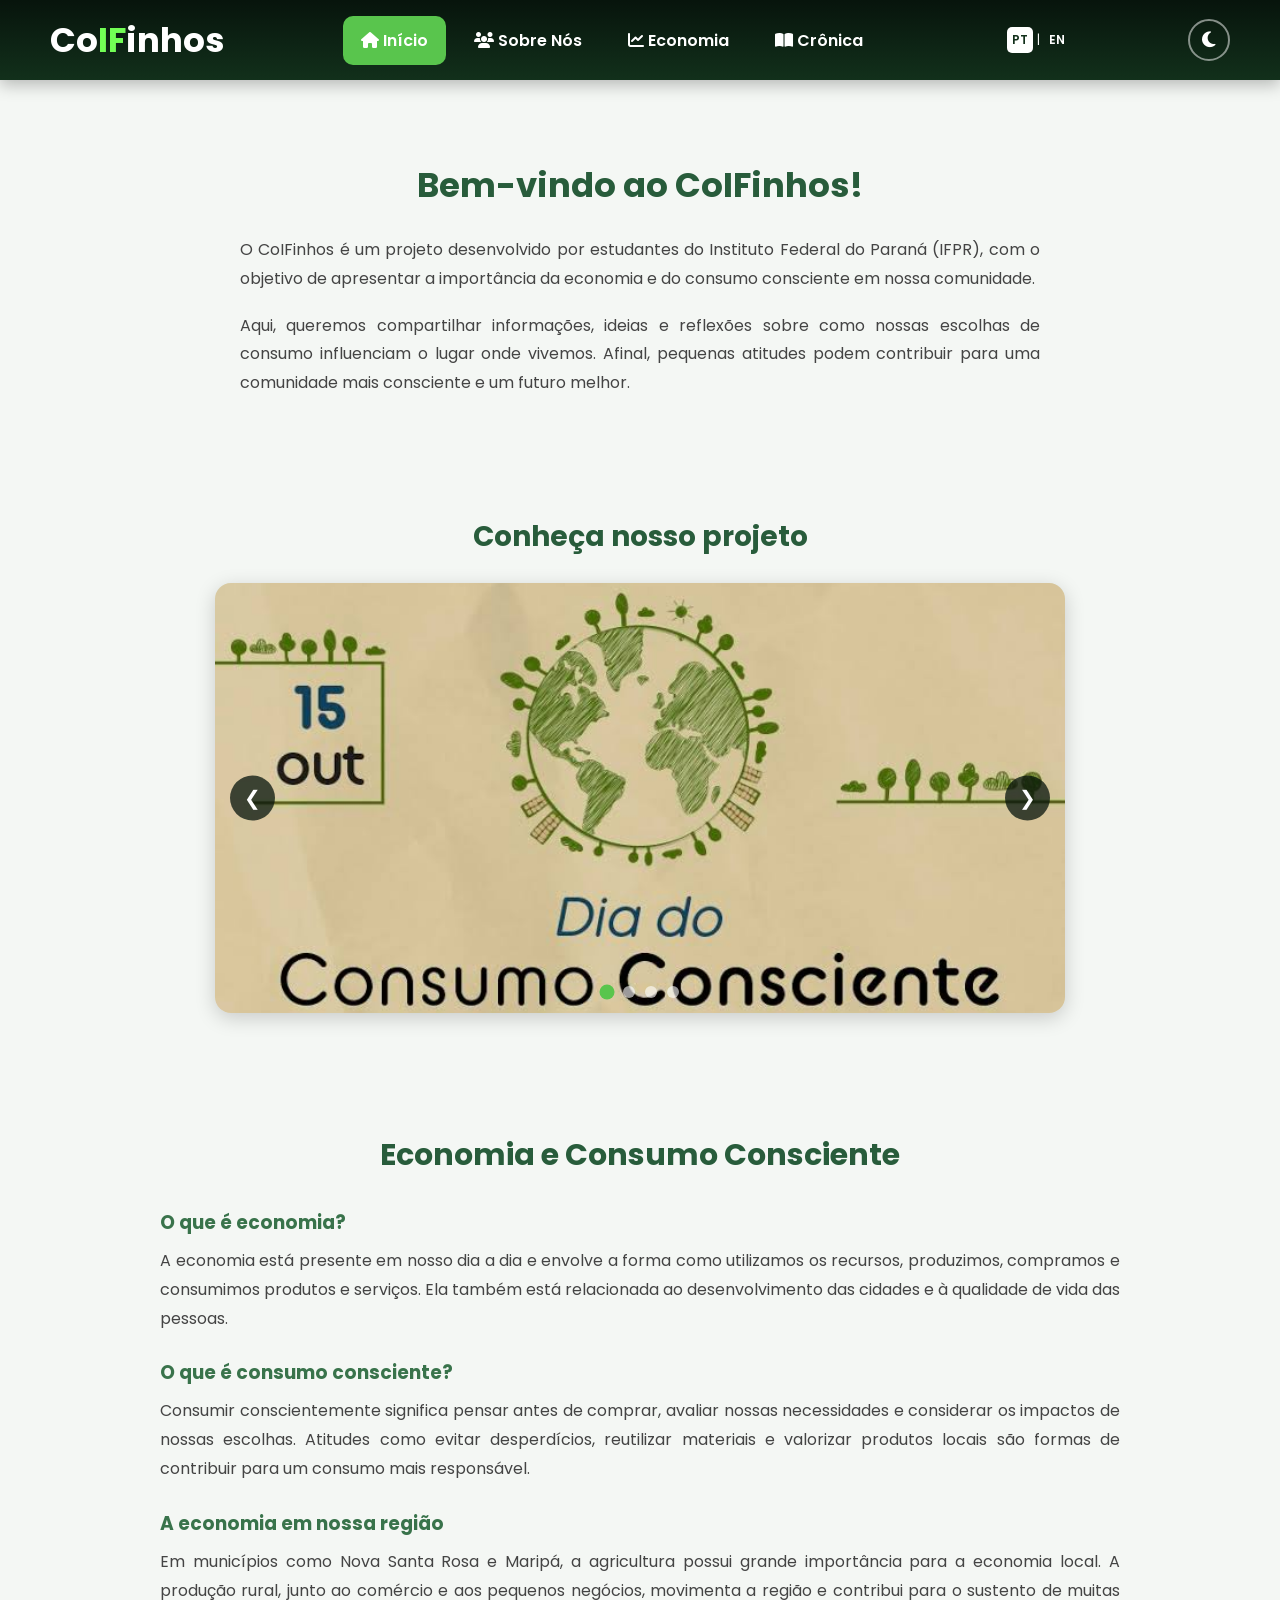
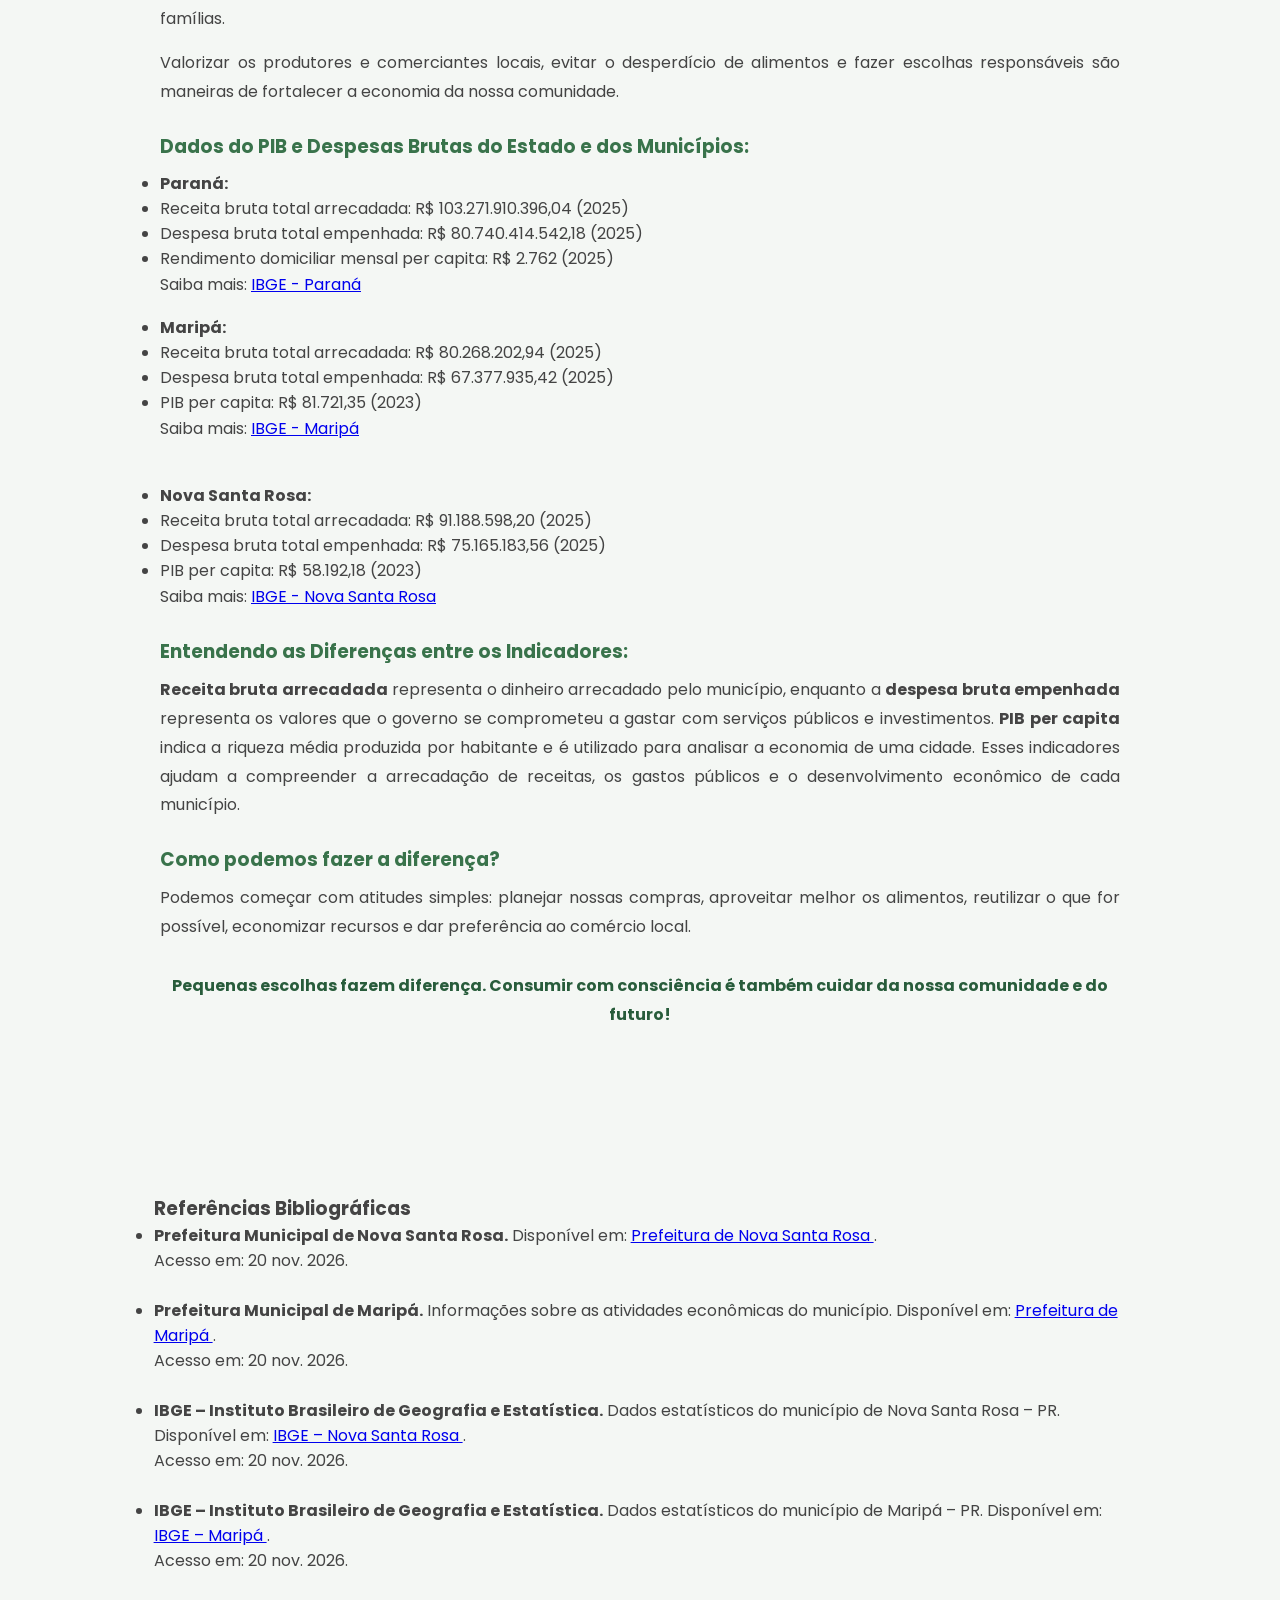
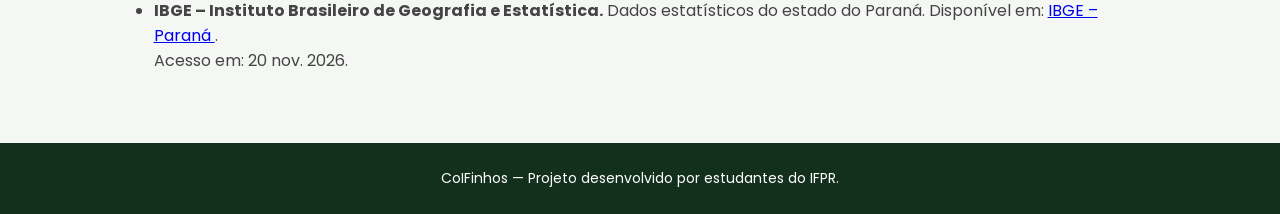
<file: index.html>
<!DOCTYPE html>
<html lang="pt-BR">

<head>
    <meta charset="UTF-8">
    <meta name="viewport" content="width=device-width, initial-scale=1.0">

    <title>CoIFinhos</title>

    <link href="https://fonts.googleapis.com/css2?family=Poppins:wght@300;400;600;700&display=swap" rel="stylesheet">

    <link rel="stylesheet" href="https://cdnjs.cloudflare.com/ajax/libs/font-awesome/6.6.0/css/all.min.css">

    <link rel="stylesheet" href="style.css">

    <script src="script.js" defer></script>
</head>

<body>

<header>
    <nav class="navbar">

        <h1 class="logo">Co<span>IF</span>inhos</h1>

        <ul>
            <li>
                <a href="index.html" class="ativo">
                    <i class="fa-solid fa-house"></i>
                    Início
                </a>
            </li>

            <li class="dropdown">
                <a href="#">
                    <i class="fa-solid fa-users"></i>
                    Sobre Nós
                </a>

                <ul class="submenu">
                    <li><a href="Bruno.html">Bruno</a></li>
                    <li><a href="Camile.html">Camile</a></li>
                    <li><a href="Eduarda.html">Eduarda</a></li>
                </ul>
            </li>

            <li>
                <a href="#economia">
                    <i class="fa-solid fa-chart-line"></i>
                    Economia
                </a>
            </li>

            <li>
                <a href="Cronica.html">
                    <i class="fa-solid fa-book-open"></i>
                    Crônica
                </a>
            </li>
        </ul>

        <div class="idioma">
    <a href="index.html" class="idioma-ativo">PT</a>
    <span>|</span>
    <a href="index-en.html">EN</a>
</div>

<button id="tema-btn" class="tema-btn" aria-label="Ativar modo noturno">
    <i class="fa-solid fa-moon"></i>
</button>
        
    </nav>
</header>

<main>

    <!-- INTRODUÇÃO -->
    <section id="inicio" class="introducao">

        <h1>Bem-vindo ao CoIFinhos!</h1>

        <p>
            O CoIFinhos é um projeto desenvolvido por estudantes do
            Instituto Federal do Paraná (IFPR), com o objetivo de
            apresentar a importância da economia e do consumo consciente
            em nossa comunidade.
        </p>

        <p>
            Aqui, queremos compartilhar informações, ideias e reflexões
            sobre como nossas escolhas de consumo influenciam o lugar
            onde vivemos. Afinal, pequenas atitudes podem contribuir
            para uma comunidade mais consciente e um futuro melhor.
        </p>

    </section>

    <!-- CARROSSEL -->
    <section class="secao-carrossel">

        <h2>Conheça nosso projeto</h2>

        <div class="carousel">

            <div class="carousel-track" id="track">

                 <div class="carousel-slide">
                    <img src="imagens/1000054167.jpg" alt="Registro consumo consciente">
                </div>

                 <div class="carousel-slide">
                    <img src="imagens/IMG_8883.jpeg" alt="Registro do projeto CoIFinhos">
                </div>

                <div class="carousel-slide">
                    <img src="imagens/fotomaripa.jpg" alt="Registro de Maripá">
                </div>

                <div class="carousel-slide">
                    <img src="imagens/fotonsr.webp" alt="Registro de Nova Santa Rosa">
                </div>
                

            </div>

            <button class="btn prev" id="prevBtn" aria-label="Foto anterior">
                &#10094;
            </button>

            <button class="btn next" id="nextBtn" aria-label="Próxima foto">
                &#10095;
            </button>

<div class="indicators" id="indicators">
    <button class="dot active" data-index="0" aria-label="Foto 1"></button>
    <button class="dot" data-index="1" aria-label="Foto 2"></button>
    <button class="dot" data-index="2" aria-label="Foto 3"></button>
    <button class="dot" data-index="3" aria-label="Foto 4"></button>
</div>

        </div>

    </section>

    <!-- ECONOMIA E CONSUMO CONSCIENTE -->
    <section id="economia" class="economia">

        <h2>Economia e Consumo Consciente</h2>

        <h3>O que é economia?</h3>

        <p>
            A economia está presente em nosso dia a dia e envolve a forma
            como utilizamos os recursos, produzimos, compramos e
            consumimos produtos e serviços. Ela também está relacionada
            ao desenvolvimento das cidades e à qualidade de vida das
            pessoas.
        </p>

        <h3>O que é consumo consciente?</h3>

        <p>
            Consumir conscientemente significa pensar antes de comprar,
            avaliar nossas necessidades e considerar os impactos de
            nossas escolhas. Atitudes como evitar desperdícios,
            reutilizar materiais e valorizar produtos locais são formas
            de contribuir para um consumo mais responsável.
        </p>

        <h3>A economia em nossa região</h3>

        <p>
            Em municípios como Nova Santa Rosa e Maripá, a agricultura
            possui grande importância para a economia local. A produção
            rural, junto ao comércio e aos pequenos negócios, movimenta
            a região e contribui para o sustento de muitas famílias.
        </p>

        <p>
            Valorizar os produtores e comerciantes locais, evitar o
            desperdício de alimentos e fazer escolhas responsáveis são
            maneiras de fortalecer a economia da nossa comunidade.
        </p>

        <h3>Dados do PIB e Despesas Brutas do Estado e dos Municípios:</h3>

<ul>
    <li><strong>Paraná:</strong></li>
    <li>Receita bruta total arrecadada: R$ 103.271.910.396,04 (2025)</li>
    <li>Despesa bruta total empenhada: R$ 80.740.414.542,18 (2025)</li>
    <li>Rendimento domiciliar mensal per capita: R$ 2.762 (2025)</li>
</ul>

<p>Saiba mais: <a href="https://www.ibge.gov.br/cidades-e-estados/pr/">IBGE - Paraná</a></p>

<ul>
    <li><strong>Maripá:</strong></li>
    <li>Receita bruta total arrecadada: R$ 80.268.202,94 (2025)</li>
    <li>Despesa bruta total empenhada: R$ 67.377.935,42 (2025)</li>
    <li>PIB per capita: R$ 81.721,35 (2023)</li>
</ul>

<p>Saiba mais: <a href="https://www.ibge.gov.br/cidades-e-estados/pr/maripa.html">IBGE - Maripá</a></p>

<br>

<ul>
    <li><strong>Nova Santa Rosa:</strong></li>
    <li>Receita bruta total arrecadada: R$ 91.188.598,20 (2025)</li>
    <li>Despesa bruta total empenhada: R$ 75.165.183,56 (2025)</li>
    <li>PIB per capita: R$ 58.192,18 (2023)</li>
</ul>

<p>Saiba mais: <a href="https://www.ibge.gov.br/cidades-e-estados/pr/nova-santa-rosa.html">IBGE - Nova Santa Rosa</a></p>

<h3>Entendendo as Diferenças entre os Indicadores:</h3>
        
<p>
    <strong>Receita bruta arrecadada</strong> representa o dinheiro arrecadado pelo município,
    enquanto a <strong>despesa bruta empenhada</strong> representa os valores que o governo
    se comprometeu a gastar com serviços públicos e investimentos.

    <strong>PIB per capita</strong> indica a riqueza média produzida por habitante
    e é utilizado para analisar a economia de uma cidade.

    Esses indicadores ajudam a compreender a arrecadação de receitas, os gastos públicos
    e o desenvolvimento econômico de cada município.
</p>

        <h3>Como podemos fazer a diferença?</h3>

        <p>
            Podemos começar com atitudes simples: planejar nossas
            compras, aproveitar melhor os alimentos, reutilizar o que
            for possível, economizar recursos e dar preferência ao
            comércio local.
        </p>

        <p class="frase-final">
            Pequenas escolhas fazem diferença. Consumir com consciência
            é também cuidar da nossa comunidade e do futuro!
        </p>

    </section>
    <section>
        <h3>Referências Bibliográficas</h3>

<ul>
    <li>
        <strong>Prefeitura Municipal de Nova Santa Rosa.</strong>
        Disponível em:
        <a href="https://novasantarosa.pr.gov.br/" target="_blank">
            Prefeitura de Nova Santa Rosa
        </a>.
        <br>
        Acesso em: 20 nov. 2026.
    </li>

    <br>

    <li>
        <strong>Prefeitura Municipal de Maripá.</strong>
        Informações sobre as atividades econômicas do município.
        Disponível em:
        <a href="https://maripa.atende.net/" target="_blank">
            Prefeitura de Maripá
        </a>.
        <br>
        Acesso em: 20 nov. 2026.
    </li>

    <br>

    <li>
        <strong>IBGE – Instituto Brasileiro de Geografia e Estatística.</strong>
        Dados estatísticos do município de Nova Santa Rosa – PR.
        Disponível em:
        <a href="https://www.ibge.gov.br/cidades-e-estados/pr/nova-santa-rosa.html" target="_blank">
            IBGE – Nova Santa Rosa
        </a>.
        <br>
        Acesso em: 20 nov. 2026.
    </li>

    <br>

    <li>
        <strong>IBGE – Instituto Brasileiro de Geografia e Estatística.</strong>
        Dados estatísticos do município de Maripá – PR.
        Disponível em:
        <a href="https://www.ibge.gov.br/cidades-e-estados/pr/maripa.html" target="_blank">
            IBGE – Maripá
        </a>.
        <br>
        Acesso em: 20 nov. 2026.
    </li>

    <br>

    <li>
        <strong>IBGE – Instituto Brasileiro de Geografia e Estatística.</strong>
        Dados estatísticos do estado do Paraná.
        Disponível em:
        <a href="https://www.ibge.gov.br/cidades-e-estados/pr/" target="_blank">
            IBGE – Paraná
        </a>.
        <br>
        Acesso em: 20 nov. 2026.
    </li>
</ul>
    </section>

</main>

<footer>
    <p>CoIFinhos — Projeto desenvolvido por estudantes do IFPR.</p>
</footer>

</body>
</html>
</file>
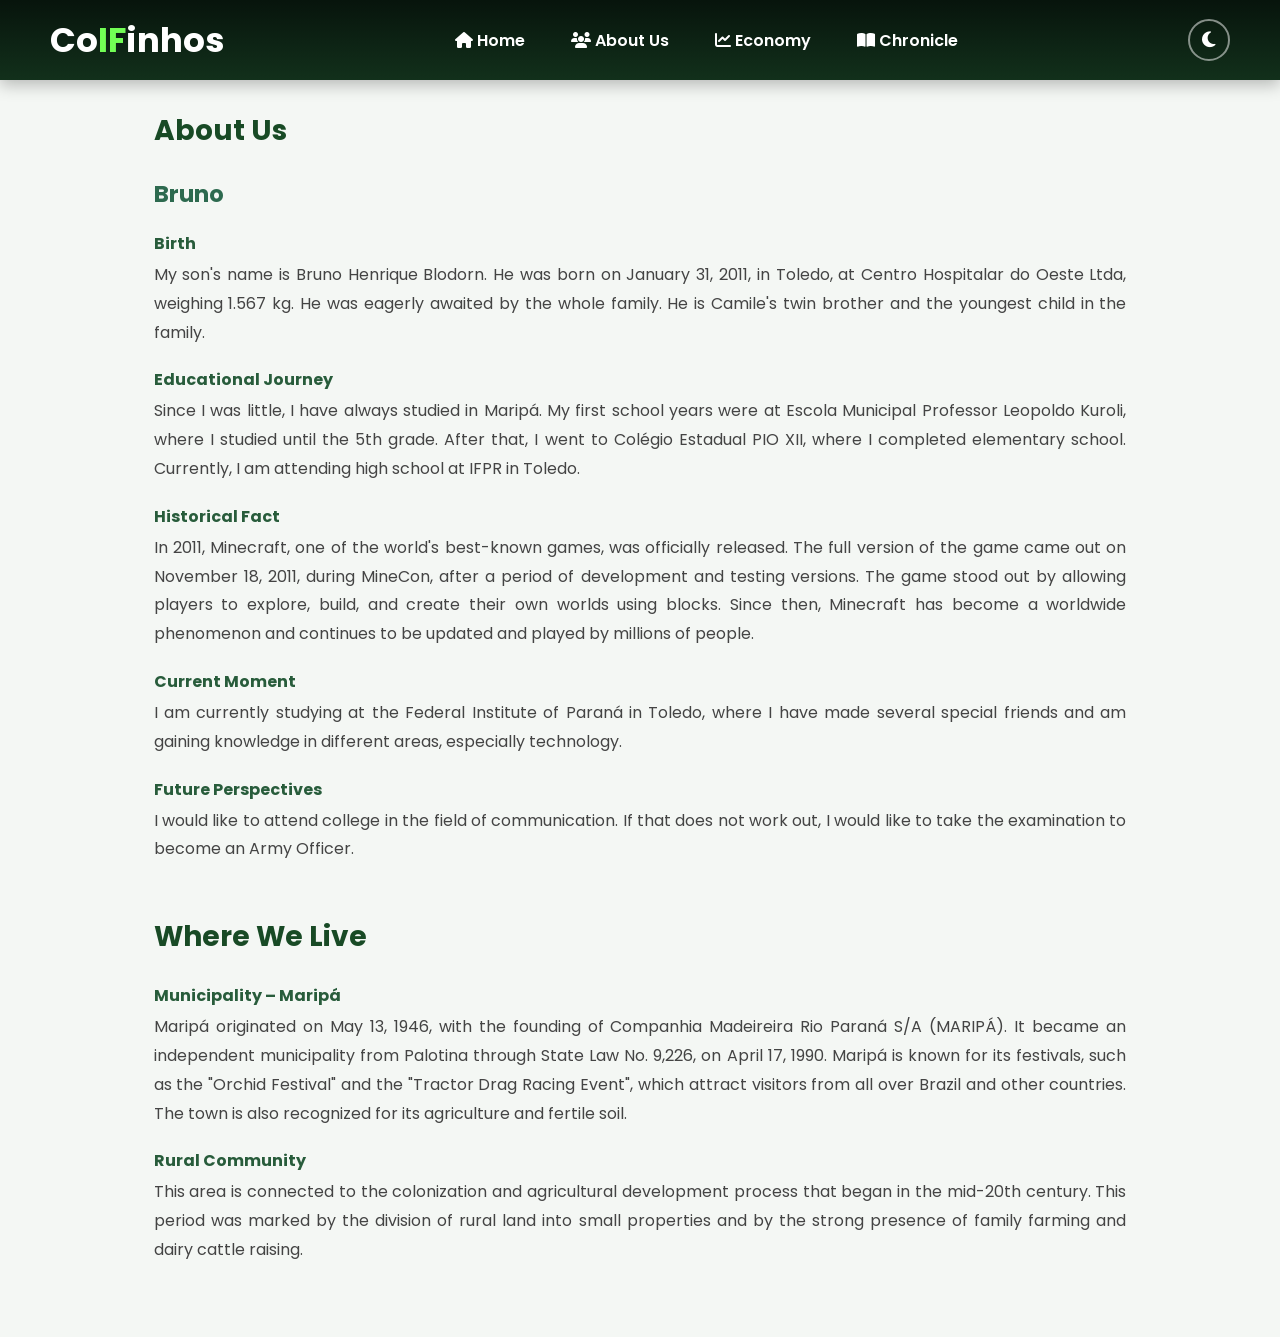
<file: bruno-en.html>
<!DOCTYPE html>
<html lang="en">

<head>
    <meta charset="UTF-8">
    <meta name="viewport" content="width=device-width, initial-scale=1.0">
    <title>CoIFinhos - Bruno</title>

    <link href="https://fonts.googleapis.com/css2?family=Poppins:wght@300;400;600;700&display=swap" rel="stylesheet">

    <link rel="stylesheet" href="https://cdnjs.cloudflare.com/ajax/libs/font-awesome/6.6.0/css/all.min.css">

    <link rel="stylesheet" href="style.css">
    <script src="script.js" defer></script>
</head>

<body class="pagina-sobre">

    <header>

        <nav class="navbar">

            <h1 class="logo">Co<span>IF</span>inhos</h1>

            <ul>

                <li>
                    <a href="index-en.html">
                        <i class="fa-solid fa-house"></i>
                        Home
                    </a>
                </li>

                <li class="dropdown">

                    <a href="#">
                        <i class="fa-solid fa-users"></i>
                        About Us
                    </a>

                    <ul class="submenu">

                        <li>
                            <a href="Bruno-en.html">Bruno</a>
                        </li>

                        <li>
                            <a href="Camile-en.html">Camile</a>
                        </li>

                        <li>
                            <a href="Eduarda-en.html">Eduarda</a>
                        </li>

                    </ul>

                </li>

                <li>
                    <a href="index-en.html#economia">
                        <i class="fa-solid fa-chart-line"></i>
                        Economy
                    </a>
                </li>

                <li>
                    <a href="Cronica-en.html">
                        <i class="fa-solid fa-book-open"></i>
                        Chronicle
                    </a>
                </li>

            </ul>

            <button id="tema-btn" class="tema-btn" aria-label="Enable dark mode">
                <i class="fa-solid fa-moon"></i>
            </button>

        </nav>

    </header>


    <section id="sobre">

        <h2>About Us</h2>

        <h3>Bruno</h3>

        <h4>Birth</h4>

        <p>
            My son's name is Bruno Henrique Blodorn. He was born on January 31, 2011, in Toledo, at Centro Hospitalar do Oeste Ltda, weighing 1.567 kg. He was eagerly awaited by the whole family. He is Camile's twin brother and the youngest child in the family.
        </p>


        <h4>Educational Journey</h4>

        <p>
            Since I was little, I have always studied in Maripá. My first school years were at Escola Municipal Professor Leopoldo Kuroli, where I studied until the 5th grade. After that, I went to Colégio Estadual PIO XII, where I completed elementary school. Currently, I am attending high school at IFPR in Toledo.
        </p>


        <h4>Historical Fact</h4>

        <p>
            In 2011, Minecraft, one of the world's best-known games, was officially released. The full version of the game came out on November 18, 2011, during MineCon, after a period of development and testing versions. The game stood out by allowing players to explore, build, and create their own worlds using blocks. Since then, Minecraft has become a worldwide phenomenon and continues to be updated and played by millions of people.
        </p>


        <h4>Current Moment</h4>

        <p>
            I am currently studying at the Federal Institute of Paraná in Toledo, where I have made several special friends and am gaining knowledge in different areas, especially technology.
        </p>


        <h4>Future Perspectives</h4>

        <p>
            I would like to attend college in the field of communication. If that does not work out, I would like to take the examination to become an Army Officer.
        </p>

    </section>


    <section id="onde-vivemos">

        <h2>Where We Live</h2>

        <h4>Municipality – Maripá</h4>

        <p>
            Maripá originated on May 13, 1946, with the founding of Companhia Madeireira Rio Paraná S/A (MARIPÁ). It became an independent municipality from Palotina through State Law No. 9,226, on April 17, 1990.

            Maripá is known for its festivals, such as the "Orchid Festival" and the "Tractor Drag Racing Event", which attract visitors from all over Brazil and other countries. The town is also recognized for its agriculture and fertile soil.
        </p>


        <h4>Rural Community</h4>

        <p>
            This area is connected to the colonization and agricultural development process that began in the mid-20th century. This period was marked by the division of rural land into small properties and by the strong presence of family farming and dairy cattle raising.
        </p>

    </section>


</body>

</html>
</file>
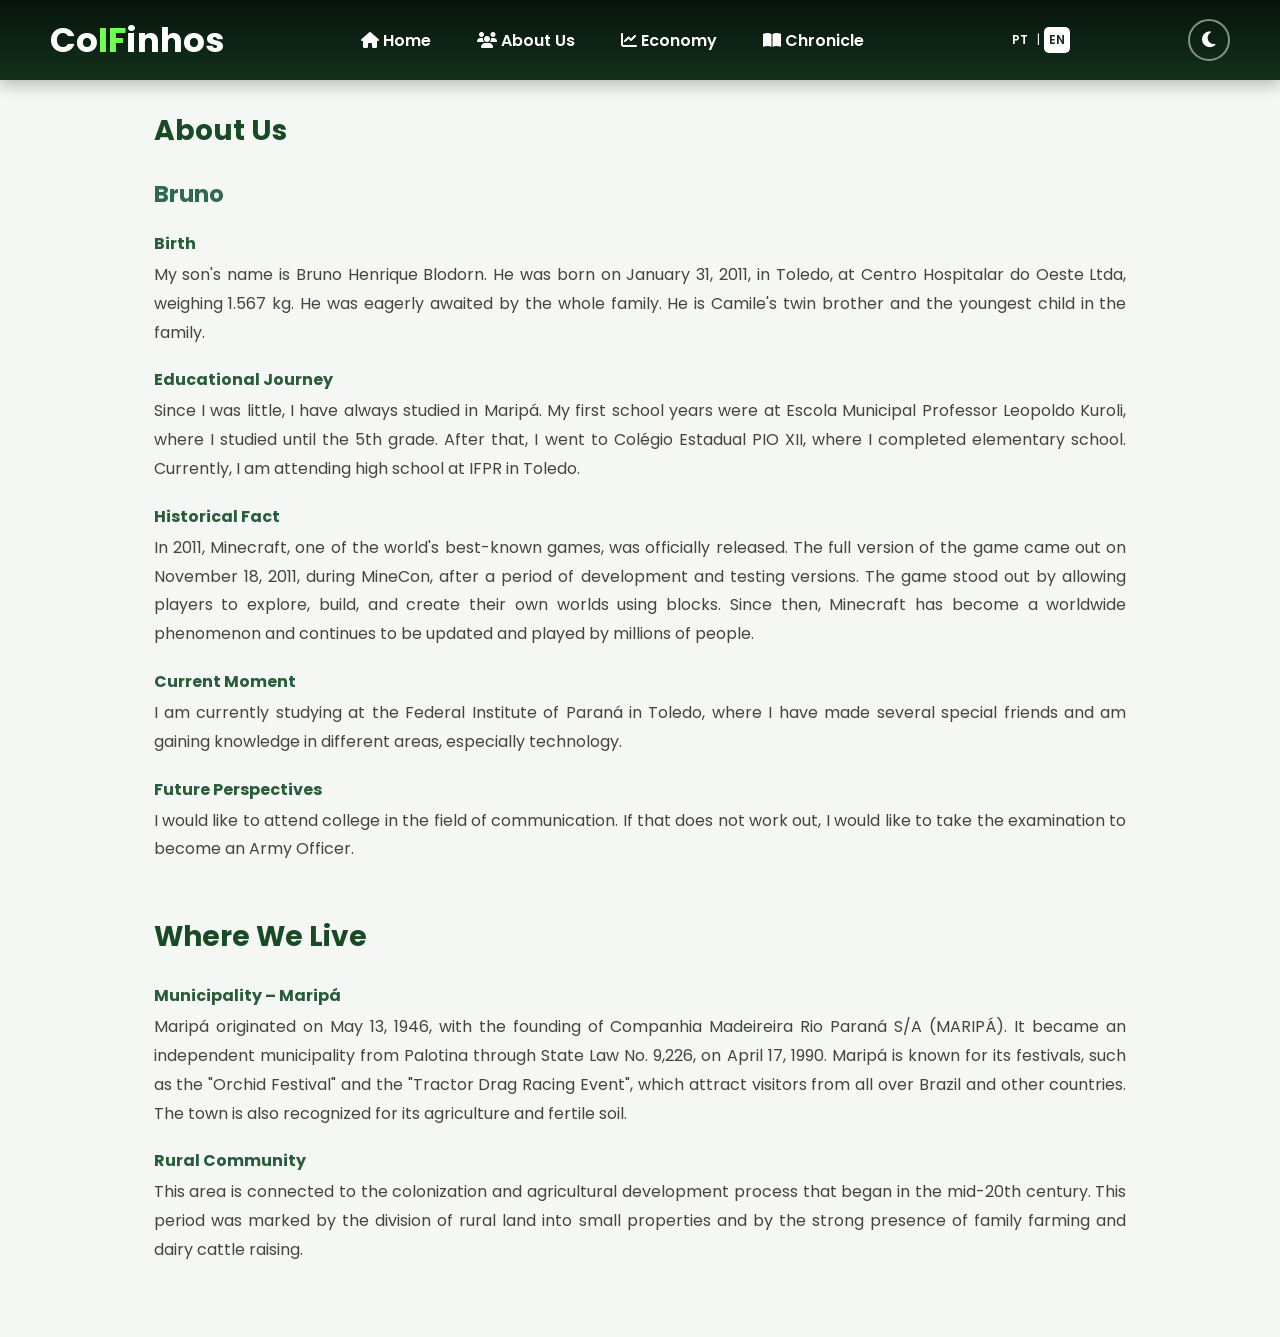
<file: Bruno-en.html>
<!DOCTYPE html>
<html lang="en">

<head>
    <meta charset="UTF-8">
    <meta name="viewport" content="width=device-width, initial-scale=1.0">
    <title>CoIFinhos - Bruno</title>

    <link href="https://fonts.googleapis.com/css2?family=Poppins:wght@300;400;600;700&display=swap" rel="stylesheet">

    <link rel="stylesheet" href="https://cdnjs.cloudflare.com/ajax/libs/font-awesome/6.6.0/css/all.min.css">

    <link rel="stylesheet" href="style.css">
    <script src="script.js" defer></script>
</head>

<body class="pagina-sobre">

    <header>

        <nav class="navbar">

            <h1 class="logo">Co<span>IF</span>inhos</h1>

            <ul>

                <li>
                    <a href="index-en.html">
                        <i class="fa-solid fa-house"></i>
                        Home
                    </a>
                </li>

                <li class="dropdown">

                    <a href="#">
                        <i class="fa-solid fa-users"></i>
                        About Us
                    </a>

                    <ul class="submenu">

                        <li>
                            <a href="Bruno-en.html">Bruno</a>
                        </li>

                        <li>
                            <a href="Camile-en.html">Camile</a>
                        </li>

                        <li>
                            <a href="Eduarda-en.html">Eduarda</a>
                        </li>

                    </ul>

                </li>

                <li>
                    <a href="index-en.html#economia">
                        <i class="fa-solid fa-chart-line"></i>
                        Economy
                    </a>
                </li>

                <li>
                    <a href="Cronica-en.html">
                        <i class="fa-solid fa-book-open"></i>
                        Chronicle
                    </a>
                </li>

            </ul>

            <div class="idioma">
    <a href="Bruno.html">PT</a>
    <span>|</span>
    <a href="Bruno-en.html" class="idioma-ativo">EN</a>
</div>
            
            <button id="tema-btn" class="tema-btn" aria-label="Enable dark mode">
                <i class="fa-solid fa-moon"></i>
            </button>

        </nav>

    </header>


    <section id="sobre">

        <h2>About Us</h2>

        <h3>Bruno</h3>

        <h4>Birth</h4>

        <p>
            My son's name is Bruno Henrique Blodorn. He was born on January 31, 2011, in Toledo, at Centro Hospitalar do Oeste Ltda, weighing 1.567 kg. He was eagerly awaited by the whole family. He is Camile's twin brother and the youngest child in the family.
        </p>


        <h4>Educational Journey</h4>

        <p>
            Since I was little, I have always studied in Maripá. My first school years were at Escola Municipal Professor Leopoldo Kuroli, where I studied until the 5th grade. After that, I went to Colégio Estadual PIO XII, where I completed elementary school. Currently, I am attending high school at IFPR in Toledo.
        </p>


        <h4>Historical Fact</h4>

        <p>
            In 2011, Minecraft, one of the world's best-known games, was officially released. The full version of the game came out on November 18, 2011, during MineCon, after a period of development and testing versions. The game stood out by allowing players to explore, build, and create their own worlds using blocks. Since then, Minecraft has become a worldwide phenomenon and continues to be updated and played by millions of people.
        </p>


        <h4>Current Moment</h4>

        <p>
            I am currently studying at the Federal Institute of Paraná in Toledo, where I have made several special friends and am gaining knowledge in different areas, especially technology.
        </p>


        <h4>Future Perspectives</h4>

        <p>
            I would like to attend college in the field of communication. If that does not work out, I would like to take the examination to become an Army Officer.
        </p>

    </section>


    <section id="onde-vivemos">

        <h2>Where We Live</h2>

        <h4>Municipality – Maripá</h4>

        <p>
            Maripá originated on May 13, 1946, with the founding of Companhia Madeireira Rio Paraná S/A (MARIPÁ). It became an independent municipality from Palotina through State Law No. 9,226, on April 17, 1990.

            Maripá is known for its festivals, such as the "Orchid Festival" and the "Tractor Drag Racing Event", which attract visitors from all over Brazil and other countries. The town is also recognized for its agriculture and fertile soil.
        </p>


        <h4>Rural Community</h4>

        <p>
            This area is connected to the colonization and agricultural development process that began in the mid-20th century. This period was marked by the division of rural land into small properties and by the strong presence of family farming and dairy cattle raising.
        </p>

    </section>


</body>

</html>
</file>
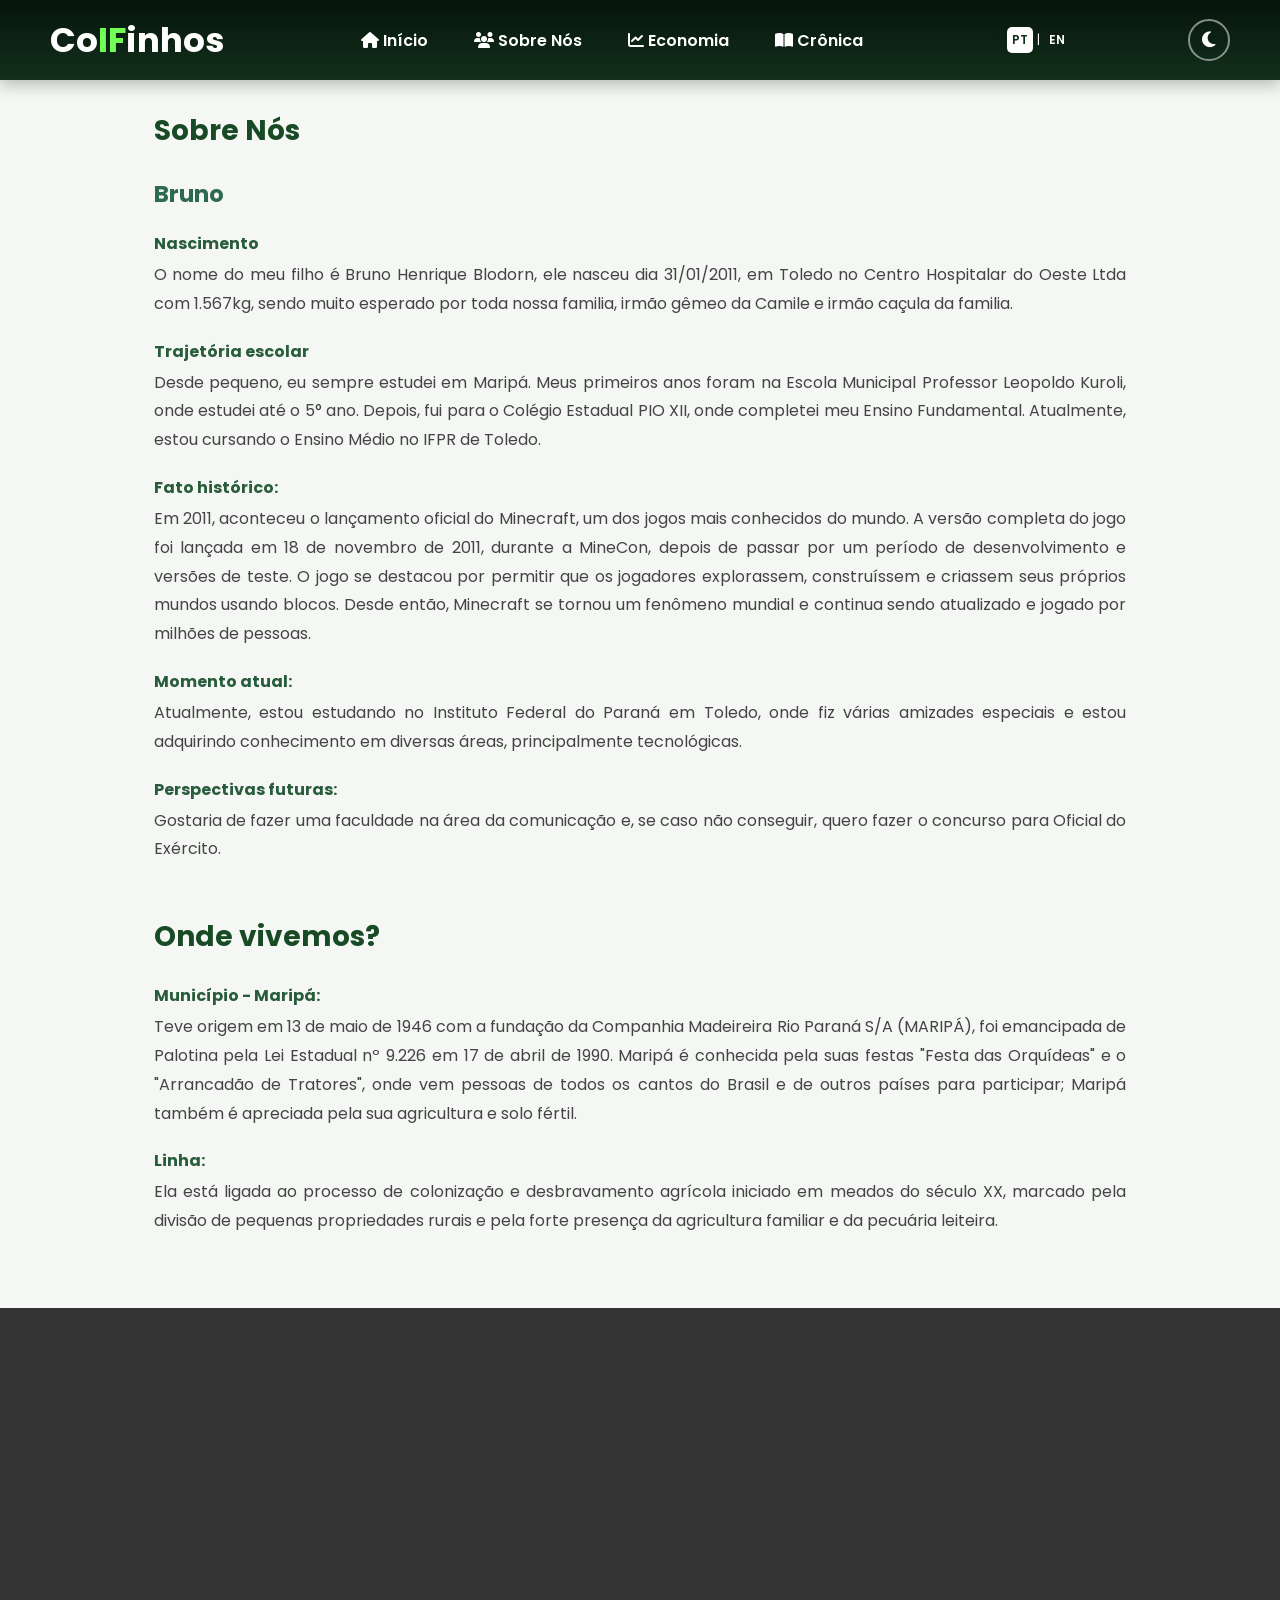
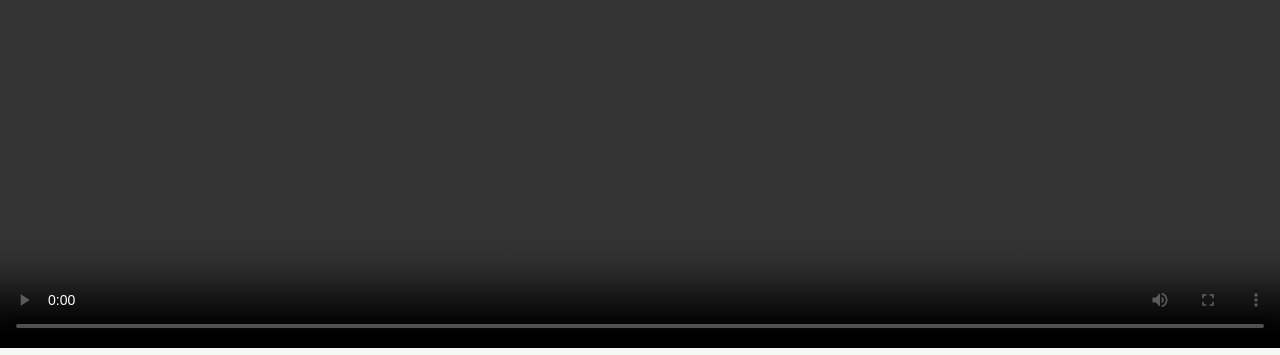
<file: Bruno.html>
<!DOCTYPE html>
<html lang="pt-BR">

<head>
    <meta charset="UTF-8">
    <meta name="viewport" content="width=device-width, initial-scale=1.0">
    <title>CoIFinhos - Bruno</title>

    <link href="https://fonts.googleapis.com/css2?family=Poppins:wght@300;400;600;700&display=swap" rel="stylesheet">

    <link rel="stylesheet" href="https://cdnjs.cloudflare.com/ajax/libs/font-awesome/6.6.0/css/all.min.css">

    <link rel="stylesheet" href="style.css">
    <script src="script.js" defer></script>
</head>

<body class="pagina-sobre">

    <header>

        <nav class="navbar">

            <h1 class="logo">Co<span>IF</span>inhos</h1>

            <ul>

                <li>
                    <a href="index.html">
                        <i class="fa-solid fa-house"></i>
                        Início
                    </a>
                </li>

                <li class="dropdown">

                    <a href="#">
                        <i class="fa-solid fa-users"></i>
                        Sobre Nós
                    </a>

                    <ul class="submenu">

                        <li>
                            <a href="Bruno.html">Bruno</a>
                        </li>

                        <li>
                            <a href="Camile.html">Camile</a>
                        </li>

                        <li>
                            <a href="Eduarda.html">Eduarda</a>
                        </li>

                    </ul>

                </li>

                <li>
                    <a href="index.html#economia">
                        <i class="fa-solid fa-chart-line"></i>
                        Economia
                    </a>
                </li>

                
                <li>
    <a href="Cronica.html">
        <i class="fa-solid fa-book-open"></i>
        Crônica
    </a>
</li>
            </ul>

            <div class="idioma">
    <a href="Bruno.html" class="idioma-ativo">PT</a>
    <span>|</span>
    <a href="Bruno-en.html">EN</a>
</div>
            
        <button id="tema-btn" class="tema-btn" aria-label="Ativar modo noturno">
            <i class="fa-solid fa-moon"></i>
        </button>
        </nav>

    </header>


    <section id="sobre">

        <h2>Sobre Nós</h2>

        <h3>Bruno</h3>

        <h4>Nascimento</h4>

        <p>
             O nome do meu filho é Bruno Henrique Blodorn, ele nasceu
             dia 31/01/2011, em Toledo no Centro Hospitalar
             do Oeste Ltda com 1.567kg, sendo muito esperado por toda
             nossa familia, irmão gêmeo da Camile e irmão caçula da familia.
        </p>


        <h4>Trajetória escolar</h4>

        <p>
                Desde pequeno, eu sempre estudei em Maripá. Meus primeiros anos foram
                na Escola Municipal Professor Leopoldo Kuroli, onde estudei até o 5° ano.
                Depois, fui para o Colégio Estadual PIO XII, onde completei meu Ensino
                Fundamental. Atualmente, estou cursando o Ensino Médio no IFPR de Toledo.
        </p>


        <h4>Fato histórico:</h4>

        <p>
                Em 2011, aconteceu o lançamento oficial do Minecraft, um dos jogos
                mais conhecidos do mundo. A versão completa do jogo foi lançada
                em 18 de novembro de 2011, durante a MineCon, depois de passar por um
                período de desenvolvimento e versões de teste. O jogo se destacou por
                permitir que os jogadores explorassem, construíssem e criassem seus
                próprios mundos usando blocos. Desde então, Minecraft se
                tornou um fenômeno mundial e continua sendo atualizado e jogado por
                milhões de pessoas.
        </p>


        <h4>Momento atual:</h4>

        <p>
                Atualmente, estou estudando no Instituto Federal do Paraná
                em Toledo, onde fiz várias amizades especiais e estou adquirindo
                conhecimento em diversas áreas, principalmente tecnológicas.
        </p>


        <h4>Perspectivas futuras:</h4>

        <p>
                Gostaria de fazer uma faculdade na área da comunicação e,
                se caso não conseguir, quero fazer o concurso para Oficial do
                Exército.
        </p>

    </section>


    <section id="onde-vivemos">

        <h2>Onde vivemos?</h2>

        <h4>Município - Maripá:</h4>

        <p>
                    Teve origem em 13 de maio de 1946 com a fundação da Companhia Madeireira
                    Rio Paraná S/A (MARIPÁ), foi emancipada de Palotina pela Lei Estadual
                    nº 9.226 em 17 de abril de 1990.
                    Maripá é conhecida pela suas festas "Festa das Orquídeas" e o "Arrancadão
                    de Tratores", onde vem pessoas de todos os cantos do Brasil e de outros
                    países para participar; Maripá também é apreciada pela sua agricultura
                    e solo fértil.
        </p>


        <h4>Linha:</h4>

        <p>
                 Ela está ligada ao processo de colonização e desbravamento agrícola
                    iniciado em meados do século XX, marcado pela divisão de pequenas
                    propriedades rurais e pela forte presença da agricultura familiar e
                    da pecuária leiteira.
        </p>

    </section>

    <video controls width="100%">
    <source src="videos/Bruno.mp4" type="video/mp4">
    Seu navegador não suporta vídeos.
</video>


</body>

</html>
</file>
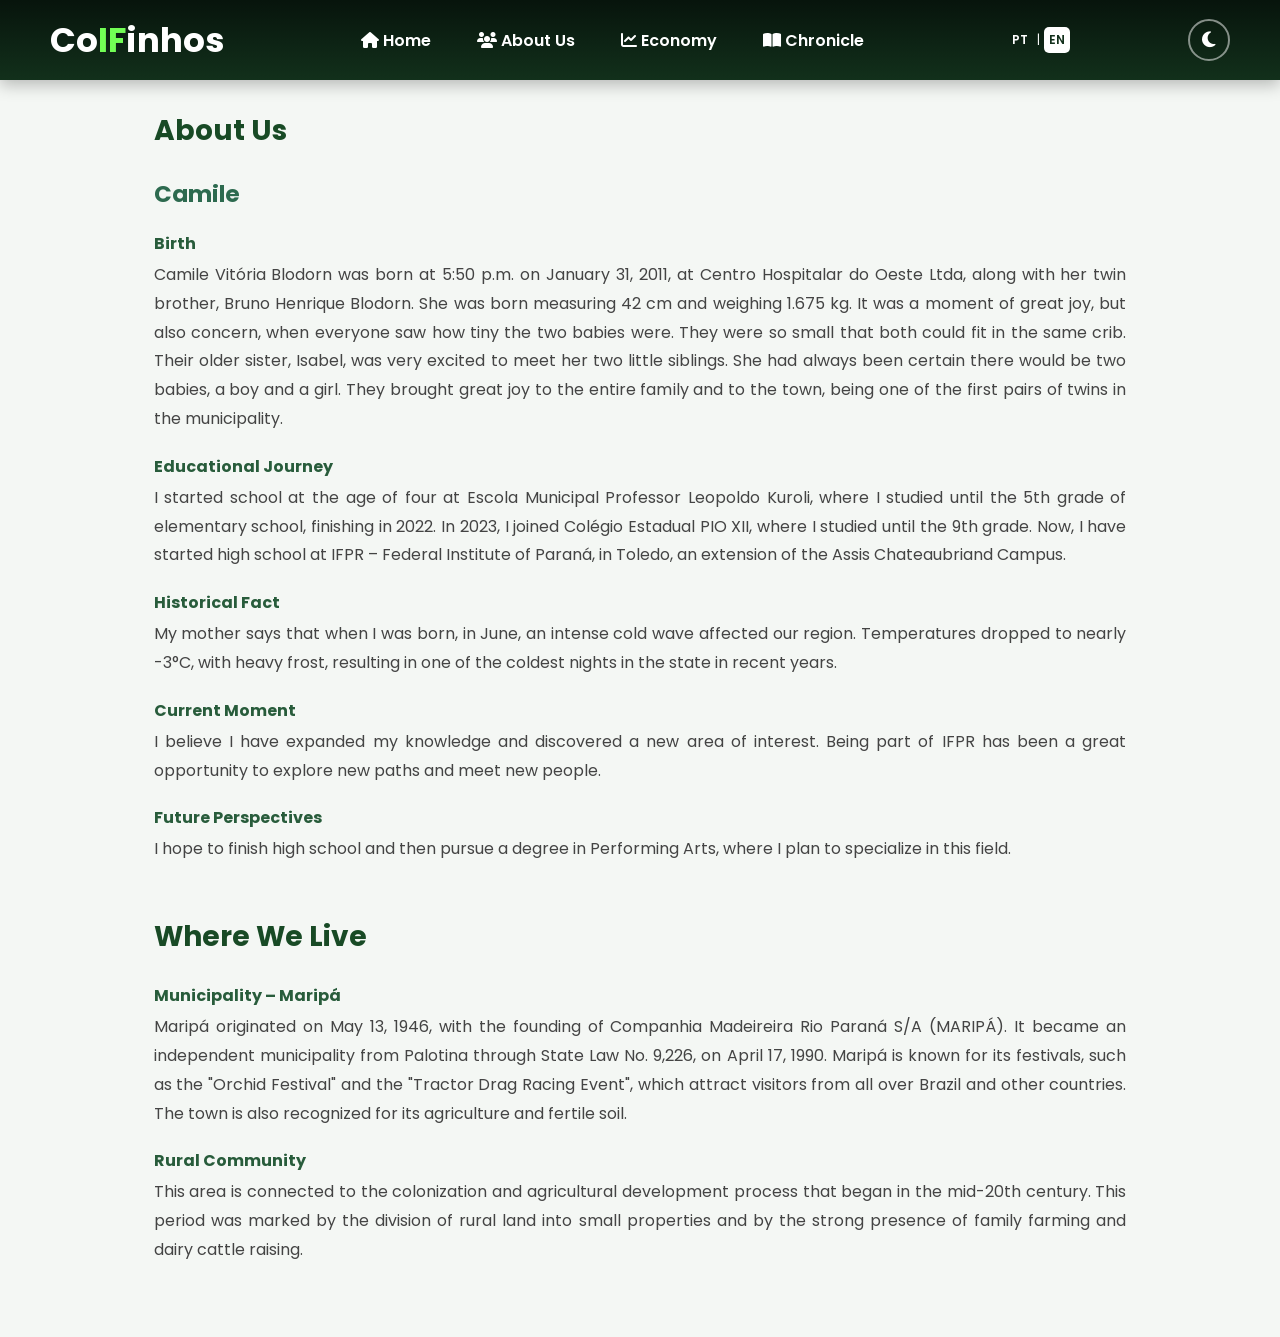
<file: Camile-en.html>
<!DOCTYPE html>
<html lang="en">

<head>
    <meta charset="UTF-8">
    <meta name="viewport" content="width=device-width, initial-scale=1.0">
    <title>CoIFinhos - Camile</title>

    <link href="https://fonts.googleapis.com/css2?family=Poppins:wght@300;400;600;700&display=swap" rel="stylesheet">

    <link rel="stylesheet" href="https://cdnjs.cloudflare.com/ajax/libs/font-awesome/6.6.0/css/all.min.css">

    <link rel="stylesheet" href="style.css">
    <script src="script.js" defer></script>
</head>

<body class="pagina-sobre">

    <header>

        <nav class="navbar">

            <h1 class="logo">Co<span>IF</span>inhos</h1>

            <ul>

                <li>
                    <a href="index-en.html">
                        <i class="fa-solid fa-house"></i>
                        Home
                    </a>
                </li>

                <li class="dropdown">

                    <a href="#">
                        <i class="fa-solid fa-users"></i>
                        About Us
                    </a>

                    <ul class="submenu">

                        <li>
                            <a href="Bruno-en.html">Bruno</a>
                        </li>

                        <li>
                            <a href="Camile-en.html">Camile</a>
                        </li>

                        <li>
                            <a href="Eduarda-en.html">Eduarda</a>
                        </li>

                    </ul>

                </li>

                <li>
                    <a href="index-en.html#economia">
                        <i class="fa-solid fa-chart-line"></i>
                        Economy
                    </a>
                </li>

                <li>
                    <a href="Cronica-en.html">
                        <i class="fa-solid fa-book-open"></i>
                        Chronicle
                    </a>
                </li>

            </ul>

            <div class="idioma">
    <a href="Camile.html">PT</a>
    <span>|</span>
    <a href="Camile-en.html" class="idioma-ativo">EN</a>
</div>
        

            <button id="tema-btn" class="tema-btn" aria-label="Enable dark mode">
                <i class="fa-solid fa-moon"></i>
            </button>

        </nav>
    </header>


    <section id="sobre">

        <h2>About Us</h2>

        <h3>Camile</h3>

        <h4>Birth</h4>

        <p>
            Camile Vitória Blodorn was born at 5:50 p.m. on January 31, 2011, at Centro Hospitalar do Oeste Ltda, along with her twin brother, Bruno Henrique Blodorn. She was born measuring 42 cm and weighing 1.675 kg.

            It was a moment of great joy, but also concern, when everyone saw how tiny the two babies were. They were so small that both could fit in the same crib. Their older sister, Isabel, was very excited to meet her two little siblings. She had always been certain there would be two babies, a boy and a girl.

            They brought great joy to the entire family and to the town, being one of the first pairs of twins in the municipality.
        </p>


        <h4>Educational Journey</h4>

        <p>
            I started school at the age of four at Escola Municipal Professor Leopoldo Kuroli, where I studied until the 5th grade of elementary school, finishing in 2022.

            In 2023, I joined Colégio Estadual PIO XII, where I studied until the 9th grade. Now, I have started high school at IFPR – Federal Institute of Paraná, in Toledo, an extension of the Assis Chateaubriand Campus.
        </p>


        <h4>Historical Fact</h4>

        <p>
            My mother says that when I was born, in June, an intense cold wave affected our region. Temperatures dropped to nearly -3°C, with heavy frost, resulting in one of the coldest nights in the state in recent years.
        </p>


        <h4>Current Moment</h4>

        <p>
            I believe I have expanded my knowledge and discovered a new area of interest. Being part of IFPR has been a great opportunity to explore new paths and meet new people.
        </p>


        <h4>Future Perspectives</h4>

        <p>
            I hope to finish high school and then pursue a degree in Performing Arts, where I plan to specialize in this field.
        </p>

    </section>


    <section id="onde-vivemos">

        <h2>Where We Live</h2>

        <h4>Municipality – Maripá</h4>

        <p>
            Maripá originated on May 13, 1946, with the founding of Companhia Madeireira Rio Paraná S/A (MARIPÁ). It became an independent municipality from Palotina through State Law No. 9,226, on April 17, 1990.

            Maripá is known for its festivals, such as the "Orchid Festival" and the "Tractor Drag Racing Event", which attract visitors from all over Brazil and other countries. The town is also recognized for its agriculture and fertile soil.
        </p>


        <h4>Rural Community</h4>

        <p>
            This area is connected to the colonization and agricultural development process that began in the mid-20th century. This period was marked by the division of rural land into small properties and by the strong presence of family farming and dairy cattle raising.
        </p>

    </section>


</body>

</html>
</file>
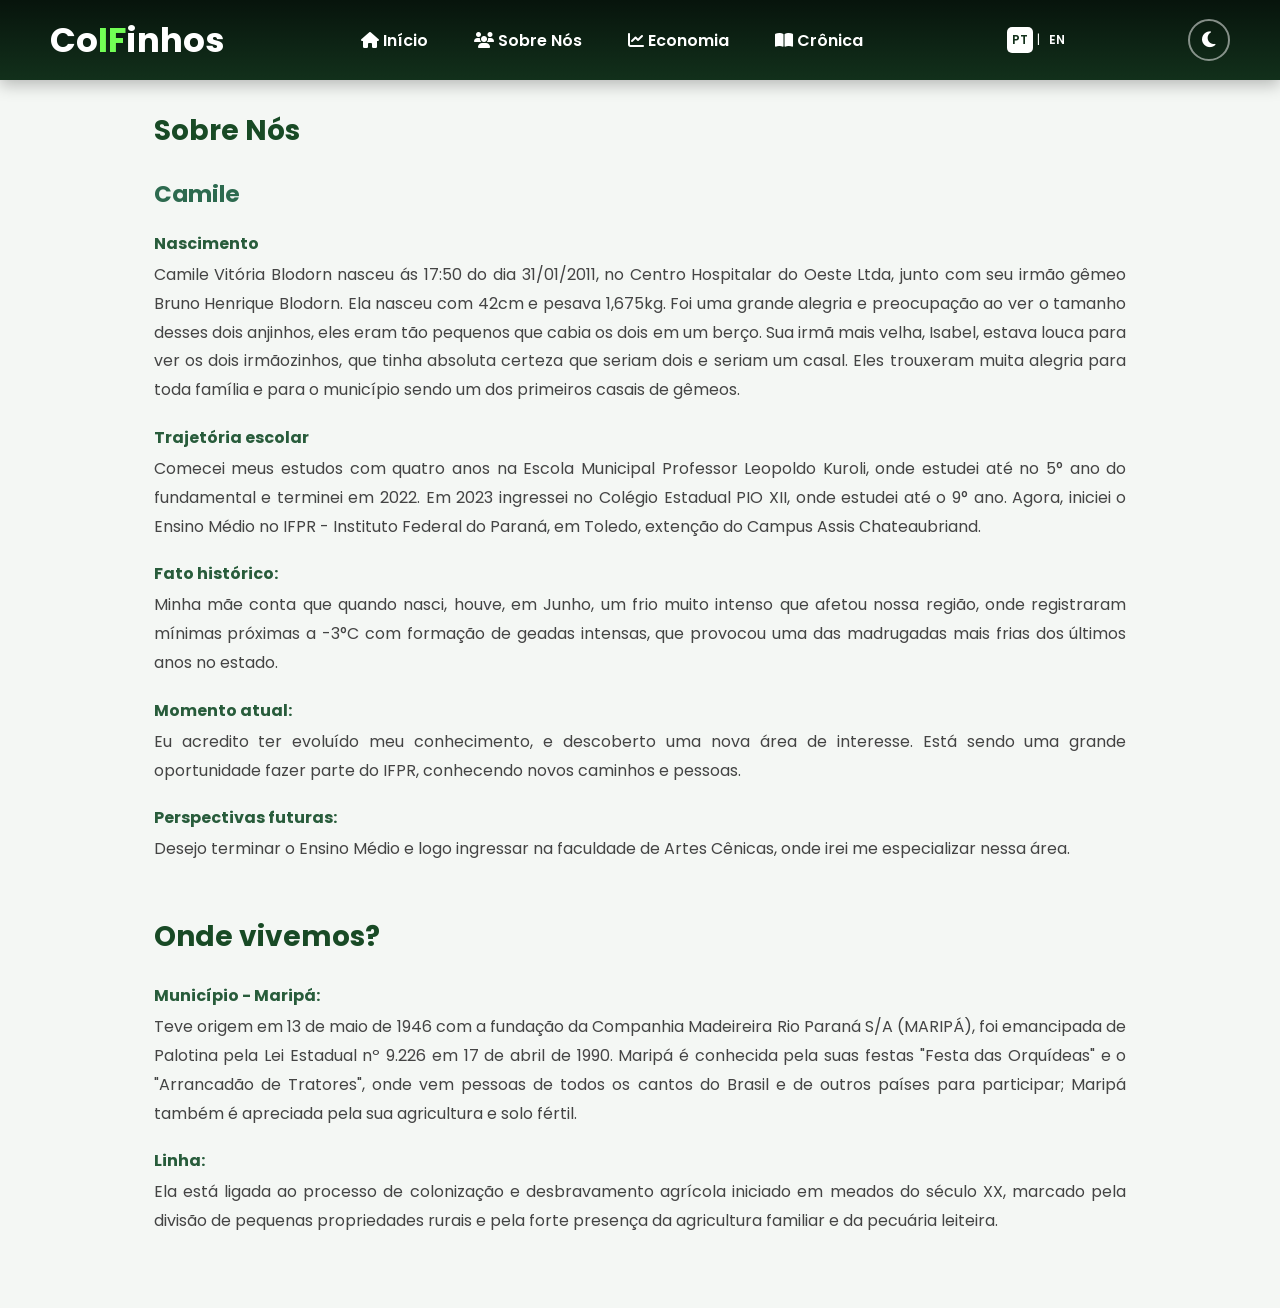
<file: Camile.html>
<!DOCTYPE html>
<html lang="pt-BR">

<head>
    <meta charset="UTF-8">
    <meta name="viewport" content="width=device-width, initial-scale=1.0">
    <title>CoIFinhos - Camile</title>

    <link href="https://fonts.googleapis.com/css2?family=Poppins:wght@300;400;600;700&display=swap" rel="stylesheet">

    <link rel="stylesheet" href="https://cdnjs.cloudflare.com/ajax/libs/font-awesome/6.6.0/css/all.min.css">

    <link rel="stylesheet" href="style.css">
    <script src="script.js" defer></script>
</head>

<body class="pagina-sobre">

    <header>

        <nav class="navbar">

            <h1 class="logo">Co<span>IF</span>inhos</h1>

            <ul>

                <li>
                    <a href="index.html">
                        <i class="fa-solid fa-house"></i>
                        Início
                    </a>
                </li>

                <li class="dropdown">

                    <a href="#">
                        <i class="fa-solid fa-users"></i>
                        Sobre Nós
                    </a>

                    <ul class="submenu">

                        <li>
                            <a href="Bruno.html">Bruno</a>
                        </li>

                        <li>
                            <a href="Camile.html">Camile</a>
                        </li>

                        <li>
                            <a href="Eduarda.html">Eduarda</a>
                        </li>

                    </ul>

                </li>

                <li>
                    <a href="index.html#economia">
                        <i class="fa-solid fa-chart-line"></i>
                        Economia
                    </a>
                </li>


                
                <li>
    <a href="Cronica.html">
        <i class="fa-solid fa-book-open"></i>
        Crônica
    </a>
</li>
                   </ul>

            <div class="idioma">
    <a href="Camile.html" class="idioma-ativo">PT</a>
    <span>|</span>
    <a href="Camile-en.html">EN</a>
</div>
            
        <button id="tema-btn" class="tema-btn" aria-label="Ativar modo noturno">
            <i class="fa-solid fa-moon"></i>
        </button>

    </nav>
    </header>


    <section id="sobre">

        <h2>Sobre Nós</h2>

        <h3>Camile</h3>

        <h4>Nascimento</h4>

        <p>
                Camile Vitória Blodorn nasceu ás 17:50 do dia 31/01/2011, no Centro Hospitalar
                do Oeste Ltda, junto com seu irmão gêmeo Bruno Henrique Blodorn. Ela nasceu
                com 42cm e pesava 1,675kg. Foi uma grande alegria e
                preocupação ao ver o tamanho desses dois anjinhos, eles eram
                tão pequenos que cabia os dois em um berço. Sua irmã mais
                velha, Isabel, estava louca para ver os dois irmãozinhos,
                que tinha absoluta certeza que seriam dois e seriam um casal.
                Eles trouxeram muita alegria para toda família e para o
                município sendo um dos primeiros casais de gêmeos.
        </p>


        <h4>Trajetória escolar</h4>

        <p>
                Comecei meus estudos com quatro anos na Escola Municipal Professor
                Leopoldo Kuroli, onde estudei até no 5° ano do fundamental e terminei
                em 2022. Em 2023 ingressei no Colégio Estadual PIO XII, onde estudei até o
                9° ano. Agora, iniciei o Ensino Médio no IFPR - Instituto Federal do Paraná,
                em Toledo, extenção do Campus Assis Chateaubriand.
        </p>


        <h4>Fato histórico:</h4>

        <p>
                Minha mãe conta que quando nasci, houve, em Junho, um frio muito
                intenso que afetou nossa região, onde registraram mínimas próximas a
                -3°C com formação de geadas intensas, que provocou uma das madrugadas
                mais frias dos últimos anos no estado.
        </p>


        <h4>Momento atual:</h4>

        <p>
                Eu acredito ter evoluído meu conhecimento, e descoberto uma nova área
                de interesse. Está sendo uma grande oportunidade fazer parte do IFPR,
                conhecendo novos caminhos e pessoas.
        </p>


        <h4>Perspectivas futuras:</h4>

        <p>
                Desejo terminar o Ensino Médio e logo ingressar na faculdade de Artes
                Cênicas, onde irei me especializar nessa área.
        </p>

    </section>


    <section id="onde-vivemos">

        <h2>Onde vivemos?</h2>

        <h4>Município - Maripá:</h4>

        <p>
                    Teve origem em 13 de maio de 1946 com a fundação da Companhia Madeireira
                    Rio Paraná S/A (MARIPÁ), foi emancipada de Palotina pela Lei Estadual
                    nº 9.226 em 17 de abril de 1990.
                    Maripá é conhecida pela suas festas "Festa das Orquídeas" e o "Arrancadão
                    de Tratores", onde vem pessoas de todos os cantos do Brasil e de outros
                    países para participar; Maripá também é apreciada pela sua agricultura
                    e solo fértil.
        </p>


        <h4>Linha:</h4>

        <p>
                 Ela está ligada ao processo de colonização e desbravamento agrícola
                    iniciado em meados do século XX, marcado pela divisão de pequenas
                    propriedades rurais e pela forte presença da agricultura familiar e
                    da pecuária leiteira.
        </p>

    </section>


</body>

</html>
</file>
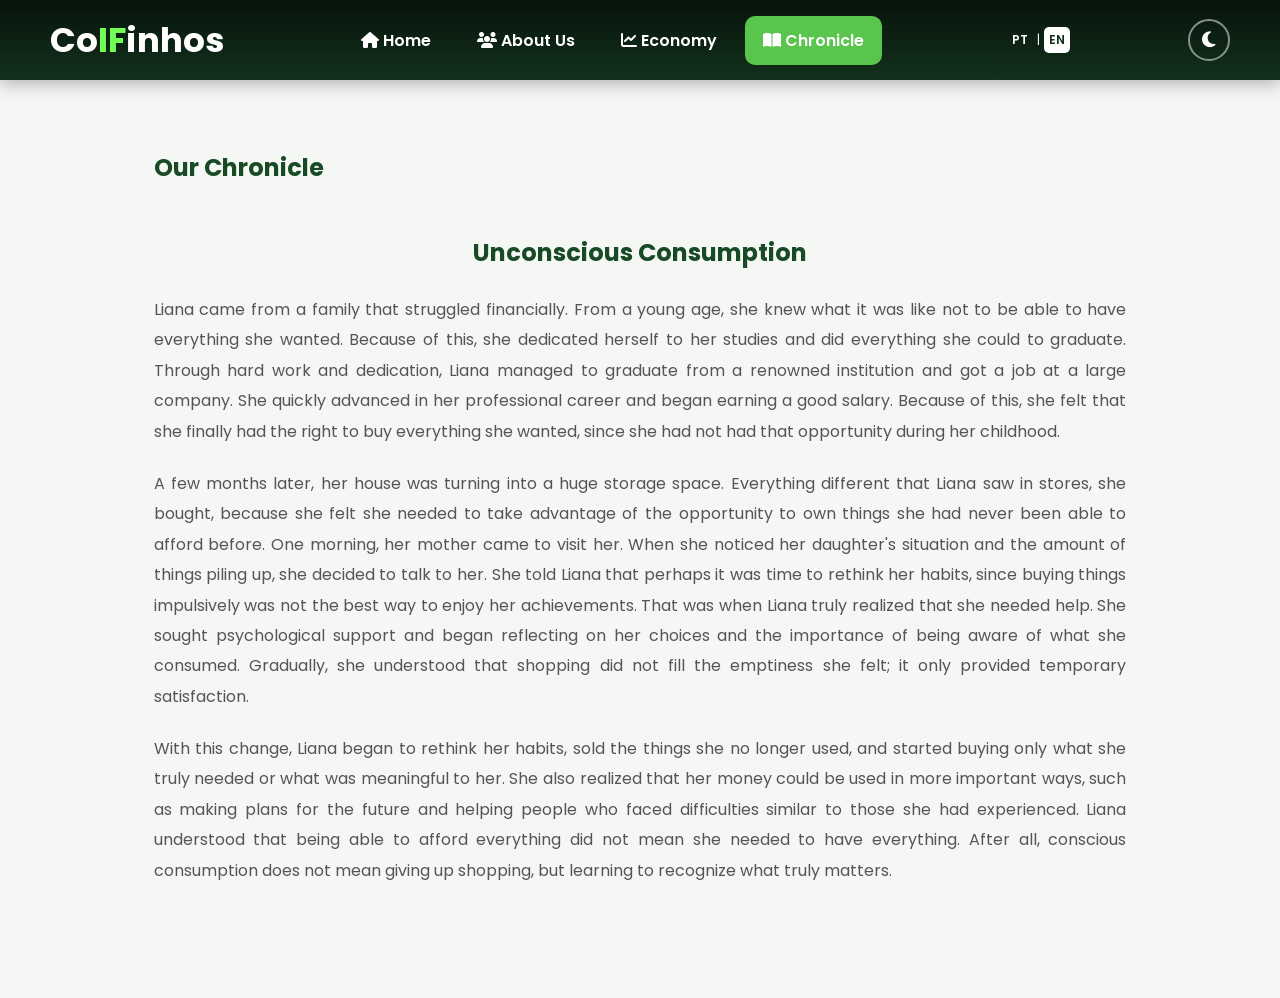
<file: Cronica-en.html>
<!DOCTYPE html>
<html lang="en">

<head>
    <meta charset="UTF-8">
    <meta name="viewport" content="width=device-width, initial-scale=1.0">

    <title>CoIFinhos - Chronicle</title>

    <link href="https://fonts.googleapis.com/css2?family=Poppins:wght@300;400;600;700&display=swap" rel="stylesheet">

    <link rel="stylesheet" href="https://cdnjs.cloudflare.com/ajax/libs/font-awesome/6.6.0/css/all.min.css">

    <link rel="stylesheet" href="style.css">
    <script src="script.js" defer></script>
</head>

<body>

    <header>

        <nav class="navbar">

            <h1 class="logo">Co<span>IF</span>inhos</h1>

            <ul>

                <li>
                    <a href="index-en.html">
                        <i class="fa-solid fa-house"></i>
                        Home
                    </a>
                </li>

                <li class="dropdown">

                    <a href="#">
                        <i class="fa-solid fa-users"></i>
                        About Us
                    </a>

                    <ul class="submenu">

                        <li>
                            <a href="Bruno-en.html">Bruno</a>
                        </li>

                        <li>
                            <a href="Camile-en.html">Camile</a>
                        </li>

                        <li>
                            <a href="Eduarda-en.html">Eduarda</a>
                        </li>

                    </ul>

                </li>

                <li>
                    <a href="index-en.html#economia">
                        <i class="fa-solid fa-chart-line"></i>
                        Economy
                    </a>
                </li>

                <li>
                    <a href="Cronica-en.html" class="ativo">
                        <i class="fa-solid fa-book-open"></i>
                        Chronicle
                    </a>
                </li>

            </ul>

            <div class="idioma">
    <a href="Cronica.html">PT</a>
    <span>|</span>
    <a href="Cronica-en.html" class="idioma-ativo">EN</a>
</div>
            
            <button id="tema-btn" class="tema-btn" aria-label="Enable dark mode">
                <i class="fa-solid fa-moon"></i>
            </button>

        </nav>

    </header>


    <!-- CHRONICLE -->

    <section id="cronica">

        <h2>Our Chronicle</h2>

        <div class="conteudo-cronica">

            <h3>Unconscious Consumption</h3>

            <p>
                Liana came from a family that struggled financially. From a young age, she knew what it was like not to be able to have everything she wanted. Because of this, she dedicated herself to her studies and did everything she could to graduate.

                Through hard work and dedication, Liana managed to graduate from a renowned institution and got a job at a large company. She quickly advanced in her professional career and began earning a good salary. Because of this, she felt that she finally had the right to buy everything she wanted, since she had not had that opportunity during her childhood.
            </p>

            <p>
                A few months later, her house was turning into a huge storage space. Everything different that Liana saw in stores, she bought, because she felt she needed to take advantage of the opportunity to own things she had never been able to afford before.

                One morning, her mother came to visit her. When she noticed her daughter's situation and the amount of things piling up, she decided to talk to her. She told Liana that perhaps it was time to rethink her habits, since buying things impulsively was not the best way to enjoy her achievements.

                That was when Liana truly realized that she needed help. She sought psychological support and began reflecting on her choices and the importance of being aware of what she consumed. Gradually, she understood that shopping did not fill the emptiness she felt; it only provided temporary satisfaction.
            </p>

            <p>
                With this change, Liana began to rethink her habits, sold the things she no longer used, and started buying only what she truly needed or what was meaningful to her. She also realized that her money could be used in more important ways, such as making plans for the future and helping people who faced difficulties similar to those she had experienced.

                Liana understood that being able to afford everything did not mean she needed to have everything. After all, conscious consumption does not mean giving up shopping, but learning to recognize what truly matters.
            </p>

        </div>

    </section>

</body>

</html>
</file>
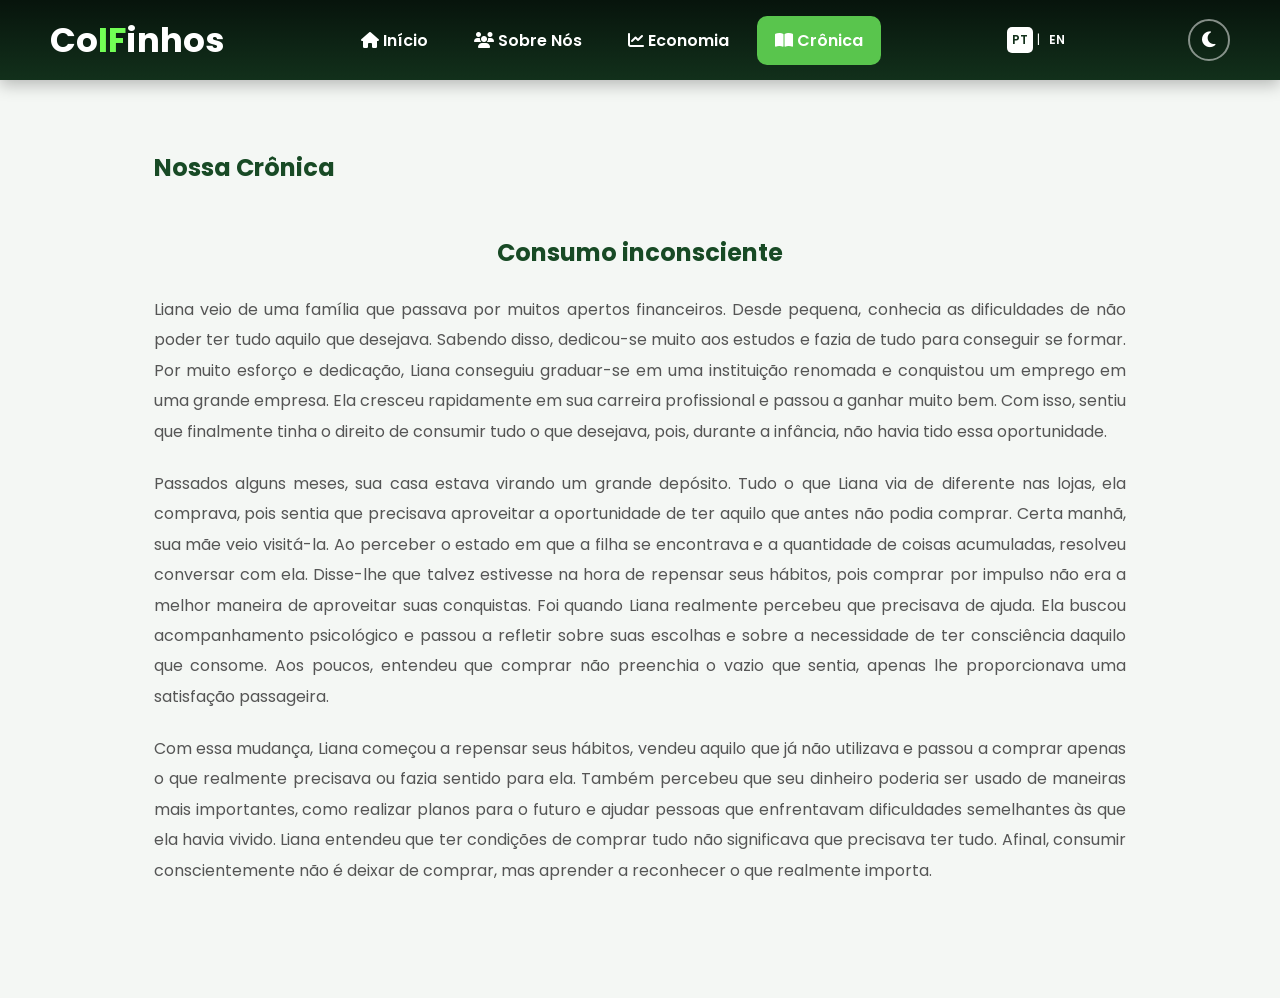
<file: Cronica.html>
<!DOCTYPE html>
<html lang="pt-BR">

<head>
    <meta charset="UTF-8">
    <meta name="viewport" content="width=device-width, initial-scale=1.0">

    <title>CoIFinhos - Crônica</title>

    <link href="https://fonts.googleapis.com/css2?family=Poppins:wght@300;400;600;700&display=swap" rel="stylesheet">

    <link rel="stylesheet" href="https://cdnjs.cloudflare.com/ajax/libs/font-awesome/6.6.0/css/all.min.css">

    <link rel="stylesheet" href="style.css">
    <script src="script.js" defer></script>
</head>

<body>

    <header>

        <nav class="navbar">

            <h1 class="logo">Co<span>IF</span>inhos</h1>

            <ul>

                <li>
                    <a href="index.html">
                        <i class="fa-solid fa-house"></i>
                        Início
                    </a>
                </li>

                <li class="dropdown">

                    <a href="#">
                        <i class="fa-solid fa-users"></i>
                        Sobre Nós
                    </a>

                    <ul class="submenu">

                        <li>
                            <a href="Bruno.html">Bruno</a>
                        </li>

                        <li>
                            <a href="Camile.html">Camile</a>
                        </li>

                        <li>
                            <a href="Eduarda.html">Eduarda</a>
                        </li>

                    </ul>

                </li>

                <li>
                    <a href="index.html#economia">
                        <i class="fa-solid fa-chart-line"></i>
                        Economia
                    </a>
                </li>

                <li>
                    <a href="Cronica.html" class="ativo">
                        <i class="fa-solid fa-book-open"></i>
                        Crônica
                    </a>
                </li>

                   </ul>

            <div class="idioma">
    <a href="Cronica.html" class="idioma-ativo">PT</a>
    <span>|</span>
    <a href="Cronica-en.html">EN</a>
</div>

        <button id="tema-btn" class="tema-btn" aria-label="Ativar modo noturno">
            <i class="fa-solid fa-moon"></i>
        </button>

    </nav>

    </header>


    <!-- CRÔNICA -->

    <section id="cronica">

        <h2>Nossa Crônica</h2>

        <div class="conteudo-cronica">

            <h3>Consumo inconsciente</h3>

          
<p>
    Liana veio de uma família que passava por muitos apertos financeiros. Desde pequena, conhecia as dificuldades de não poder ter tudo aquilo que desejava. Sabendo disso, dedicou-se muito aos estudos e fazia de tudo para conseguir se formar.
    Por muito esforço e dedicação, Liana conseguiu graduar-se em uma instituição renomada e conquistou um emprego em uma grande empresa. Ela cresceu rapidamente em sua carreira profissional e passou a ganhar muito bem. Com isso, sentiu que finalmente tinha o direito de consumir tudo o que desejava, pois, durante a infância, não havia tido essa oportunidade.
</p>

<p>
    Passados alguns meses, sua casa estava virando um grande depósito. Tudo o que Liana via de diferente nas lojas, ela comprava, pois sentia que precisava aproveitar a oportunidade de ter aquilo que antes não podia comprar.
    Certa manhã, sua mãe veio visitá-la. Ao perceber o estado em que a filha se encontrava e a quantidade de coisas acumuladas, resolveu conversar com ela. Disse-lhe que talvez estivesse na hora de repensar seus hábitos, pois comprar por impulso não era a melhor maneira de aproveitar suas conquistas.
    Foi quando Liana realmente percebeu que precisava de ajuda. Ela buscou acompanhamento psicológico e passou a refletir sobre suas escolhas e sobre a necessidade de ter consciência daquilo que consome. Aos poucos, entendeu que comprar não preenchia o vazio que sentia, apenas lhe proporcionava uma satisfação passageira.
</p>

<p>
    Com essa mudança, Liana começou a repensar seus hábitos, vendeu aquilo que já não utilizava e passou a comprar apenas o que realmente precisava ou fazia sentido para ela. Também percebeu que seu dinheiro poderia ser usado de maneiras mais importantes, como realizar planos para o futuro e ajudar pessoas que enfrentavam dificuldades semelhantes às que ela havia vivido.
    Liana entendeu que ter condições de comprar tudo não significava que precisava ter tudo. Afinal, consumir conscientemente não é deixar de comprar, mas aprender a reconhecer o que realmente importa.
</p>


        </div>

    </section>

</body>

</html>
</file>
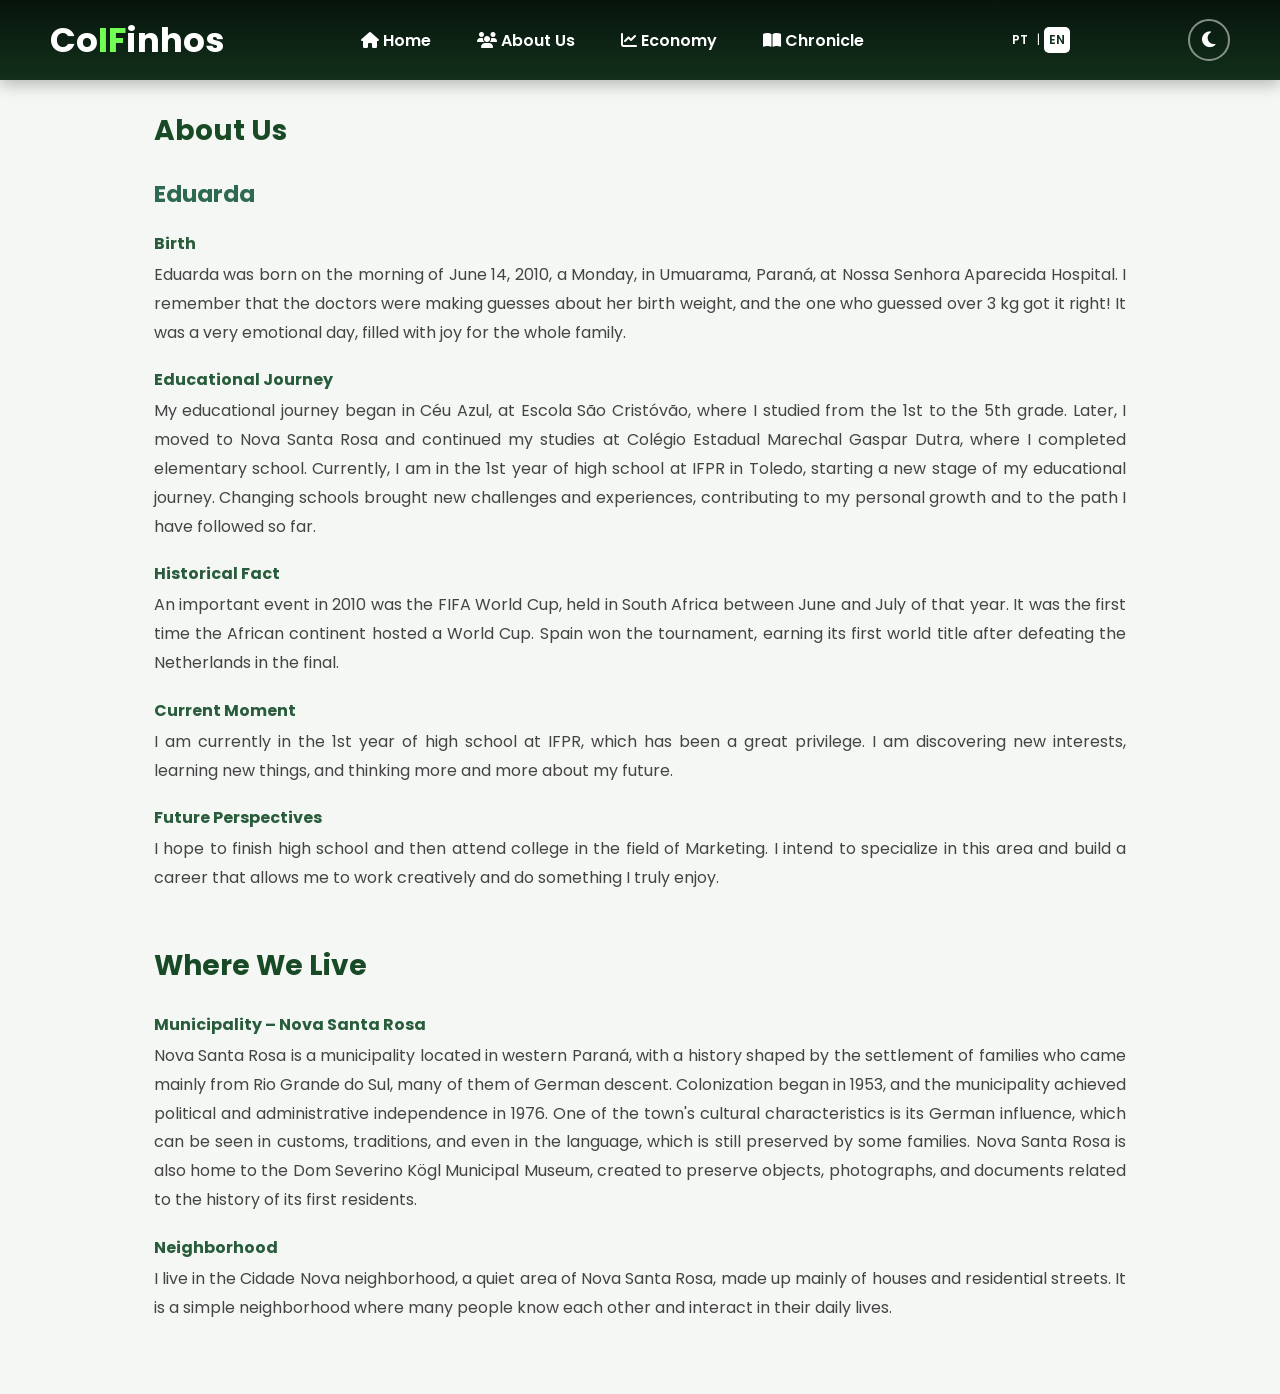
<file: Eduarda-en.html>
<!DOCTYPE html>
<html lang="en">

<head>
    <meta charset="UTF-8">
    <meta name="viewport" content="width=device-width, initial-scale=1.0">
    <title>CoIFinhos - Eduarda</title>

    <link href="https://fonts.googleapis.com/css2?family=Poppins:wght@300;400;600;700&display=swap" rel="stylesheet">

    <link rel="stylesheet" href="https://cdnjs.cloudflare.com/ajax/libs/font-awesome/6.6.0/css/all.min.css">

    <link rel="stylesheet" href="style.css">
    <script src="script.js" defer></script>
</head>

<body class="pagina-sobre">

    <header>

        <nav class="navbar">

            <h1 class="logo">Co<span>IF</span>inhos</h1>

            <ul>

                <li>
                    <a href="index-en.html">
                        <i class="fa-solid fa-house"></i>
                        Home
                    </a>
                </li>

                <li class="dropdown">

                    <a href="#">
                        <i class="fa-solid fa-users"></i>
                        About Us
                    </a>

                    <ul class="submenu">

                        <li>
                            <a href="Bruno-en.html">Bruno</a>
                        </li>

                        <li>
                            <a href="Camile-en.html">Camile</a>
                        </li>

                        <li>
                            <a href="Eduarda-en.html">Eduarda</a>
                        </li>

                    </ul>

                </li>

                <li>
                    <a href="index-en.html#economia">
                        <i class="fa-solid fa-chart-line"></i>
                        Economy
                    </a>
                </li>

                <li>
                    <a href="Cronica-en.html">
                        <i class="fa-solid fa-book-open"></i>
                        Chronicle
                    </a>
                </li>

            </ul>

            <div class="idioma">
    <a href="Eduarda.html">PT</a>
    <span>|</span>
    <a href="Eduarda-en.html" class="idioma-ativo">EN</a>
</div>

            <button id="tema-btn" class="tema-btn" aria-label="Enable dark mode">
                <i class="fa-solid fa-moon"></i>
            </button>

        </nav>
    </header>


    <section id="sobre">

        <h2>About Us</h2>

        <h3>Eduarda</h3>

        <h4>Birth</h4>

        <p>
            Eduarda was born on the morning of June 14, 2010, a Monday, in Umuarama, Paraná, at Nossa Senhora Aparecida Hospital.

            I remember that the doctors were making guesses about her birth weight, and the one who guessed over 3 kg got it right! It was a very emotional day, filled with joy for the whole family.
        </p>


        <h4>Educational Journey</h4>

        <p>
            My educational journey began in Céu Azul, at Escola São Cristóvão, where I studied from the 1st to the 5th grade. Later, I moved to Nova Santa Rosa and continued my studies at Colégio Estadual Marechal Gaspar Dutra, where I completed elementary school.

            Currently, I am in the 1st year of high school at IFPR in Toledo, starting a new stage of my educational journey. Changing schools brought new challenges and experiences, contributing to my personal growth and to the path I have followed so far.
        </p>


        <h4>Historical Fact</h4>

        <p>
            An important event in 2010 was the FIFA World Cup, held in South Africa between June and July of that year. It was the first time the African continent hosted a World Cup.

            Spain won the tournament, earning its first world title after defeating the Netherlands in the final.
        </p>


        <h4>Current Moment</h4>

        <p>
            I am currently in the 1st year of high school at IFPR, which has been a great privilege. I am discovering new interests, learning new things, and thinking more and more about my future.
        </p>


        <h4>Future Perspectives</h4>

        <p>
            I hope to finish high school and then attend college in the field of Marketing. I intend to specialize in this area and build a career that allows me to work creatively and do something I truly enjoy.
        </p>

    </section>


    <section id="onde-vivemos">

        <h2>Where We Live</h2>

        <h4>Municipality – Nova Santa Rosa</h4>

        <p>
            Nova Santa Rosa is a municipality located in western Paraná, with a history shaped by the settlement of families who came mainly from Rio Grande do Sul, many of them of German descent.

            Colonization began in 1953, and the municipality achieved political and administrative independence in 1976.

            One of the town's cultural characteristics is its German influence, which can be seen in customs, traditions, and even in the language, which is still preserved by some families.

            Nova Santa Rosa is also home to the Dom Severino Kögl Municipal Museum, created to preserve objects, photographs, and documents related to the history of its first residents.
        </p>


        <h4>Neighborhood</h4>

        <p>
            I live in the Cidade Nova neighborhood, a quiet area of Nova Santa Rosa, made up mainly of houses and residential streets. It is a simple neighborhood where many people know each other and interact in their daily lives.
        </p>

    </section>


</body>

</html>
</file>
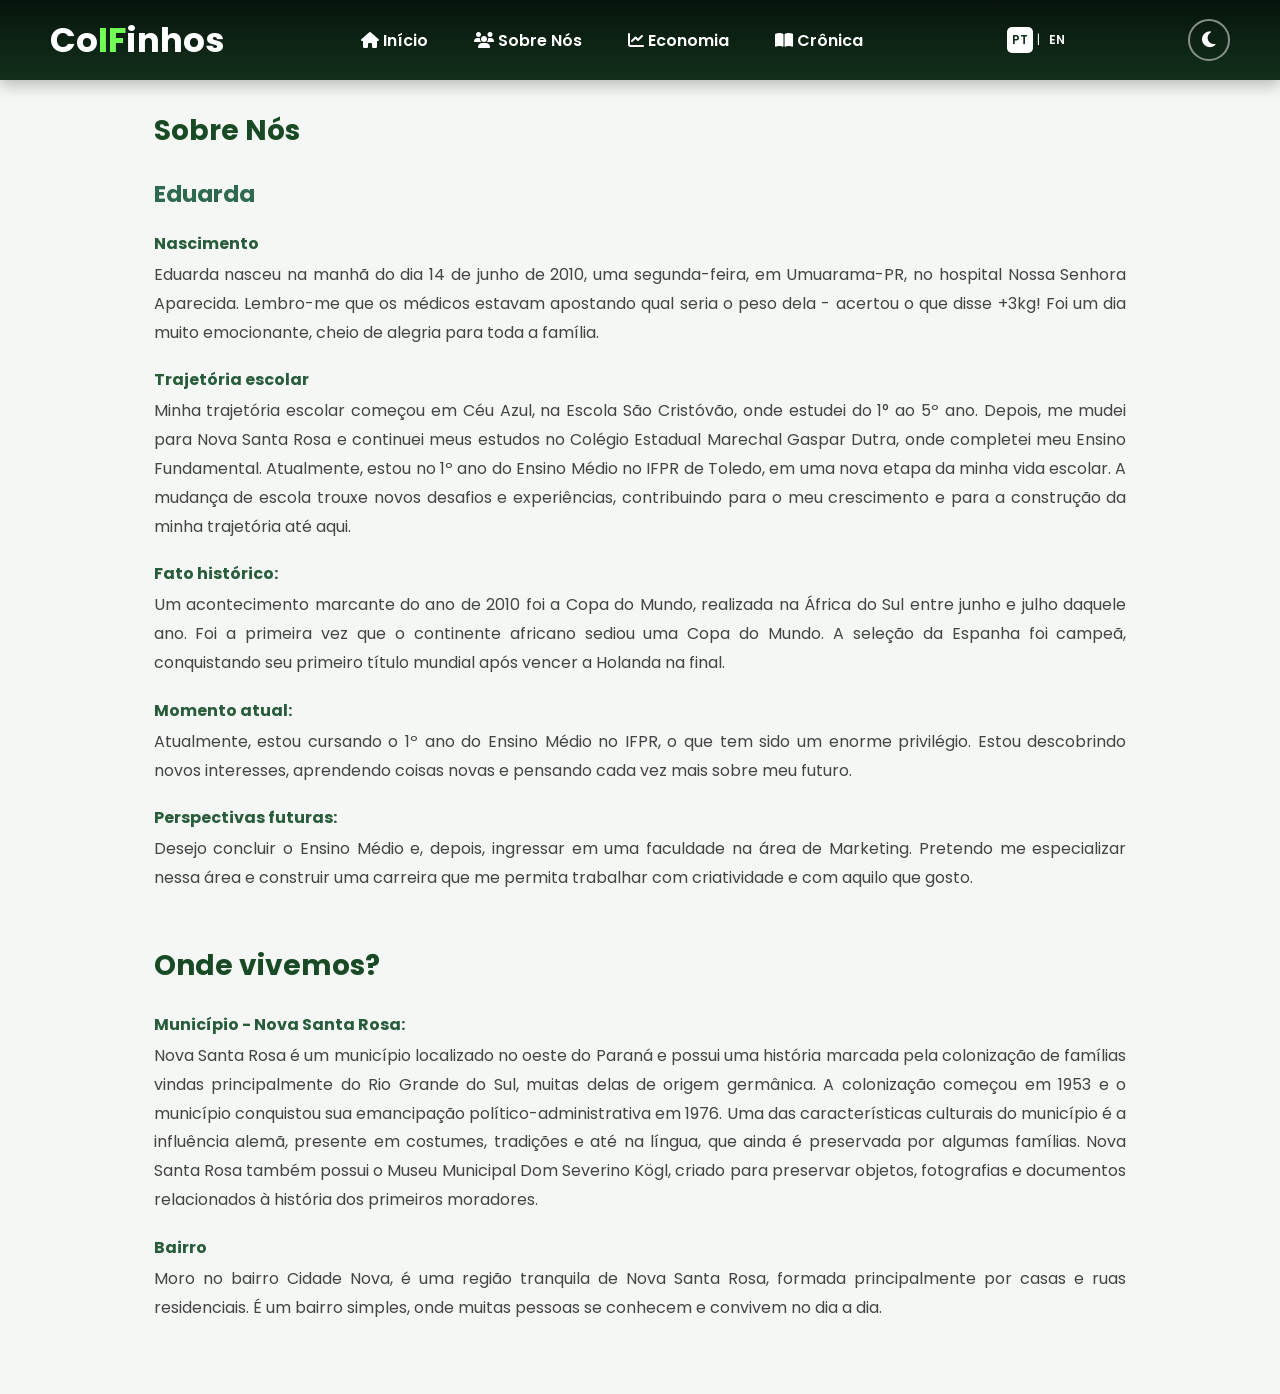
<file: Eduarda.html>
<!DOCTYPE html>
<html lang="pt-BR">

<head>
    <meta charset="UTF-8">
    <meta name="viewport" content="width=device-width, initial-scale=1.0">
    <title>CoIFinhos - Eduarda</title>

    <link href="https://fonts.googleapis.com/css2?family=Poppins:wght@300;400;600;700&display=swap" rel="stylesheet">

    <link rel="stylesheet" href="https://cdnjs.cloudflare.com/ajax/libs/font-awesome/6.6.0/css/all.min.css">

    <link rel="stylesheet" href="style.css">
    <script src="script.js" defer></script>
</head>

<body class="pagina-sobre">

    <header>

        <nav class="navbar">

            <h1 class="logo">Co<span>IF</span>inhos</h1>

            <ul>

                <li>
                    <a href="index.html">
                        <i class="fa-solid fa-house"></i>
                        Início
                    </a>
                </li>

                <li class="dropdown">

                    <a href="#">
                        <i class="fa-solid fa-users"></i>
                        Sobre Nós
                    </a>

                    <ul class="submenu">

                        <li>
                            <a href="Bruno.html">Bruno</a>
                        </li>

                        <li>
                            <a href="Camile.html">Camile</a>
                        </li>

                        <li>
                            <a href="Eduarda.html">Eduarda</a>
                        </li>

                    </ul>

                </li>

                <li>
                    <a href="index.html#economia">
                        <i class="fa-solid fa-chart-line"></i>
                        Economia
                    </a>
                </li>

                <li>
    <a href="Cronica.html">
        <i class="fa-solid fa-book-open"></i>
        Crônica
    </a>
</li>
        </ul>

            <div class="idioma">
    <a href="Eduarda.html" class="idioma-ativo">PT</a>
    <span>|</span>
    <a href="Eduarda-en.html">EN</a>
</div>

        <button id="tema-btn" class="tema-btn" aria-label="Ativar modo noturno">
            <i class="fa-solid fa-moon"></i>
        </button>

    </nav>
    </header>


    <section id="sobre">

        <h2>Sobre Nós</h2>

        <h3>Eduarda</h3>

        <h4>Nascimento</h4>

        <p>
            Eduarda nasceu na manhã do dia 14 de junho de 2010, uma
            segunda-feira, em Umuarama-PR, no hospital Nossa Senhora Aparecida.
            Lembro-me que os médicos estavam apostando qual seria o peso dela -
            acertou o que disse +3kg! Foi um dia muito emocionante, cheio de
            alegria para toda a família.
        </p>


        <h4>Trajetória escolar</h4>

        <p>
            Minha trajetória escolar começou em Céu Azul, na Escola São
            Cristóvão, onde estudei do 1° ao 5º ano. Depois, me mudei para
            Nova Santa Rosa e continuei meus estudos no Colégio Estadual
            Marechal Gaspar Dutra, onde completei meu Ensino Fundamental.
            Atualmente, estou no 1º ano do Ensino Médio no IFPR de Toledo,
            em uma nova etapa da minha vida escolar. A mudança de escola
            trouxe novos desafios e experiências, contribuindo para o meu
            crescimento e para a construção da minha trajetória até aqui.
        </p>


        <h4>Fato histórico:</h4>

        <p>
            Um acontecimento marcante do ano de 2010 foi a Copa do Mundo,
            realizada na África do Sul entre junho e julho daquele ano.
            Foi a primeira vez que o continente africano sediou uma Copa
            do Mundo. A seleção da Espanha foi campeã, conquistando seu
            primeiro título mundial após vencer a Holanda na final.
        </p>


        <h4>Momento atual:</h4>

        <p>
            Atualmente, estou cursando o 1º ano do Ensino Médio no IFPR,
            o que tem sido um enorme privilégio. Estou descobrindo novos
            interesses, aprendendo coisas novas e pensando cada vez mais
            sobre meu futuro.
        </p>


        <h4>Perspectivas futuras:</h4>

        <p>
            Desejo concluir o Ensino Médio e, depois, ingressar em uma
            faculdade na área de Marketing. Pretendo me especializar nessa
            área e construir uma carreira que me permita trabalhar com
            criatividade e com aquilo que gosto.
        </p>

    </section>


    <section id="onde-vivemos">

        <h2>Onde vivemos?</h2>

        <h4>Município - Nova Santa Rosa:</h4>

        <p>
            Nova Santa Rosa é um município localizado no oeste do Paraná e
            possui uma história marcada pela colonização de famílias vindas
            principalmente do Rio Grande do Sul, muitas delas de origem
            germânica. A colonização começou em 1953 e o município
            conquistou sua emancipação político-administrativa em 1976.
            Uma das características culturais do município é a influência alemã,
            presente em costumes, tradições e até na língua, que ainda é
            preservada por algumas famílias. Nova Santa Rosa também possui o Museu
            Municipal Dom Severino Kögl, criado para preservar objetos, fotografias
            e documentos relacionados à história dos primeiros moradores.
        </p>


        <h4>Bairro</h4>

        <p>
            Moro no bairro Cidade Nova, é uma região tranquila de Nova Santa Rosa,
            formada principalmente por casas e ruas residenciais. É um bairro simples,
            onde muitas pessoas se conhecem e convivem no dia a dia.
        </p>

    </section>


</body>

</html>
</file>
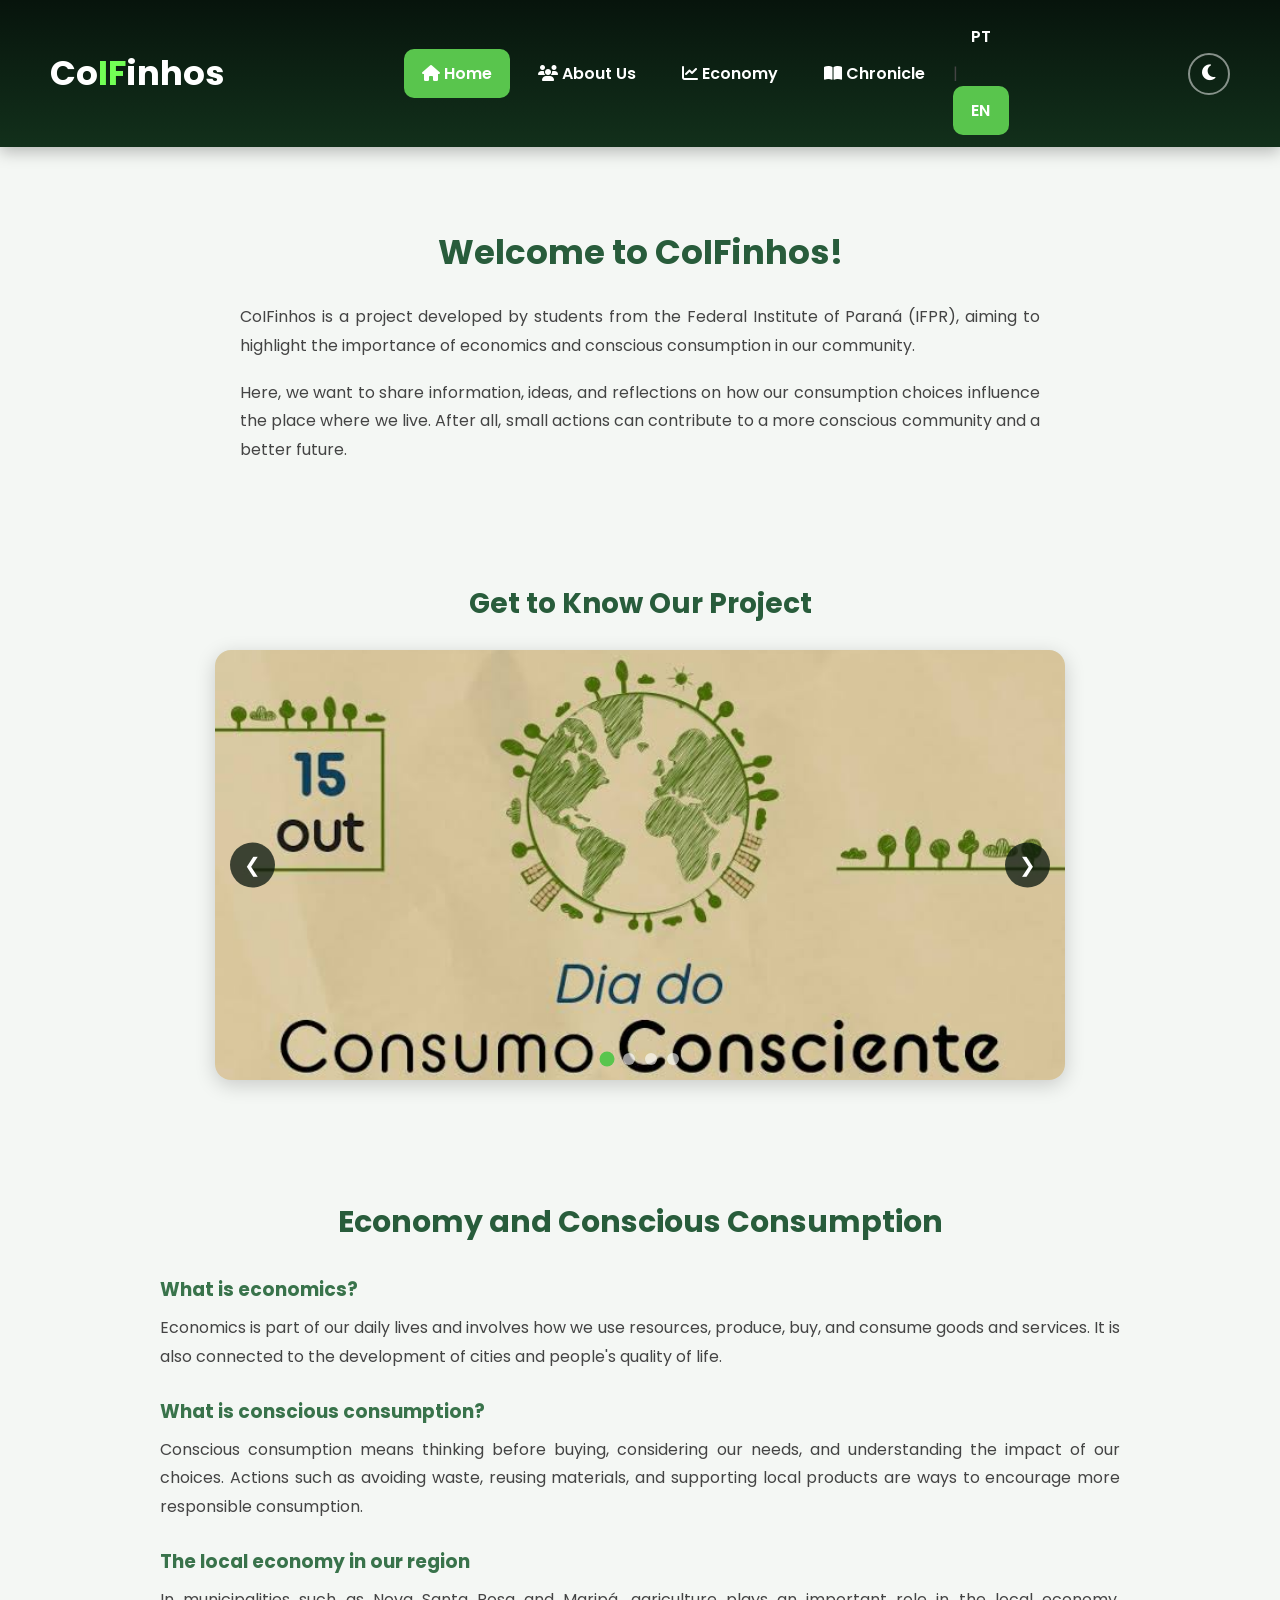
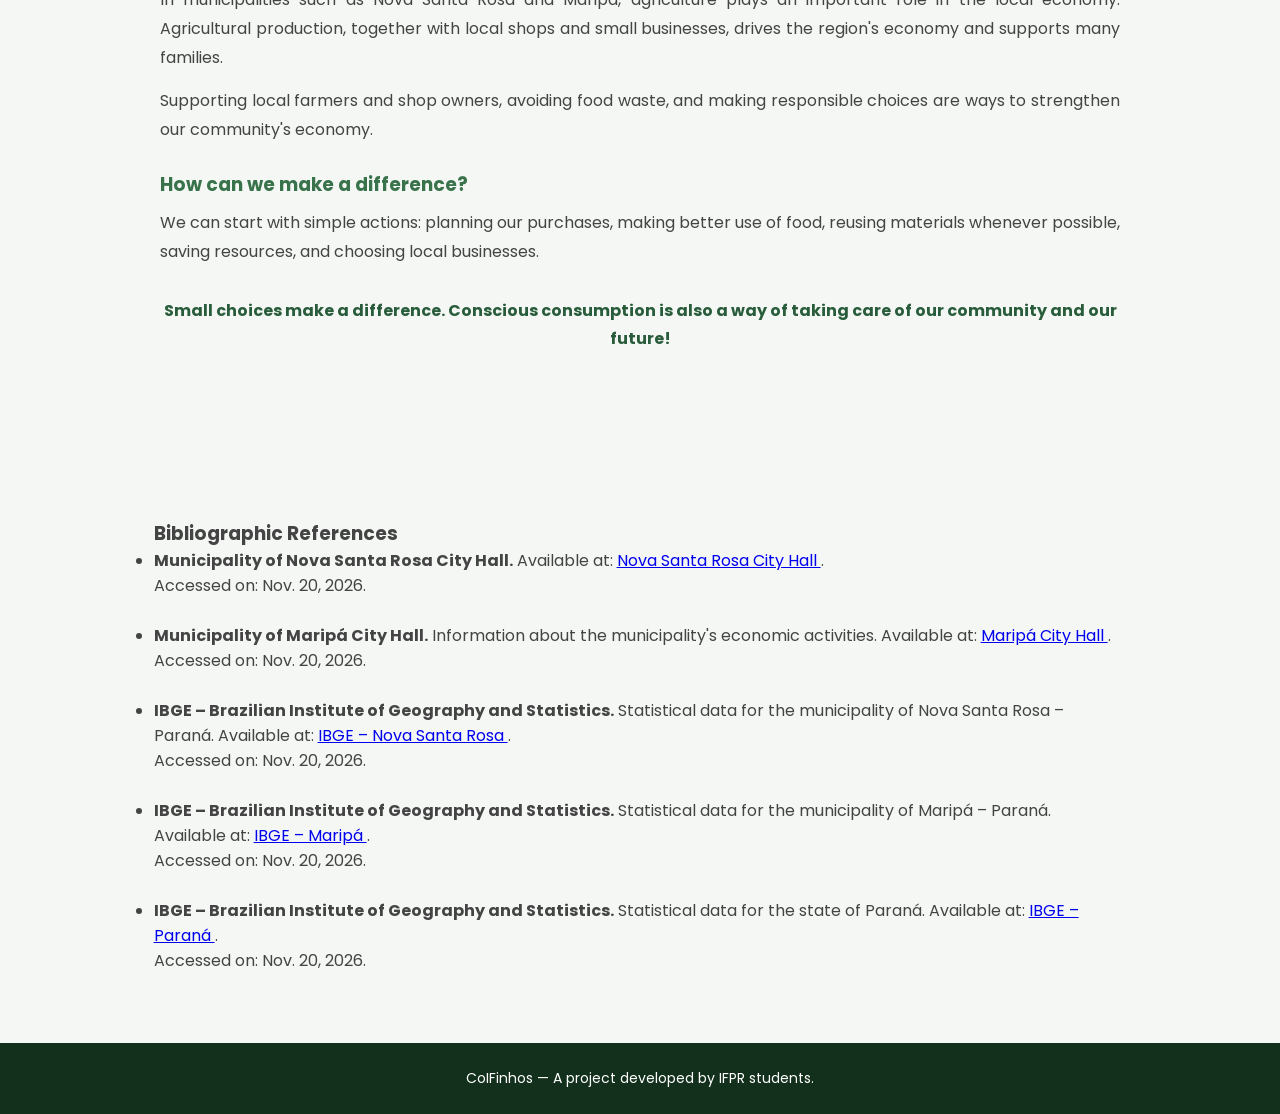
<file: index-en.html>
<!DOCTYPE html>
<html lang="en">

<head>
    <meta charset="UTF-8">
    <meta name="viewport" content="width=device-width, initial-scale=1.0">

    <title>CoIFinhos</title>

    <link href="https://fonts.googleapis.com/css2?family=Poppins:wght@300;400;600;700&display=swap" rel="stylesheet">

    <link rel="stylesheet" href="https://cdnjs.cloudflare.com/ajax/libs/font-awesome/6.6.0/css/all.min.css">

    <link rel="stylesheet" href="style.css">

    <script src="script.js" defer></script>
</head>

<body>

<header>
    <nav class="navbar">

        <h1 class="logo">Co<span>IF</span>inhos</h1>

        <ul>
            <li>
                <a href="index-en.html" class="ativo">
                    <i class="fa-solid fa-house"></i>
                    Home
                </a>
            </li>

            <li class="dropdown">
                <a href="#">
                    <i class="fa-solid fa-users"></i>
                    About Us
                </a>

                <ul class="submenu">
                    <li><a href="Bruno-en.html">Bruno</a></li>
                    <li><a href="Camile-en.html">Camile</a></li>
                    <li><a href="Eduarda-en.html">Eduarda</a></li>
                </ul>
            </li>

            <li>
                <a href="#economia">
                    <i class="fa-solid fa-chart-line"></i>
                    Economy
                </a>
            </li>

            <li>
                <a href="Cronica-en.html">
                    <i class="fa-solid fa-book-open"></i>
                    Chronicle
                </a>
            </li>

            <li>
                <a href="index.html">PT</a> |
                <a href="index-en.html" class="ativo">EN</a>
            </li>
        </ul>

        <button id="tema-btn" class="tema-btn" aria-label="Enable dark mode">
            <i class="fa-solid fa-moon"></i>
        </button>

    </nav>
</header>

<main>

    <!-- INTRODUCTION -->
    <section id="inicio" class="introducao">

        <h1>Welcome to CoIFinhos!</h1>

        <p>
            CoIFinhos is a project developed by students from the
            Federal Institute of Paraná (IFPR), aiming to highlight
            the importance of economics and conscious consumption
            in our community.
        </p>

        <p>
            Here, we want to share information, ideas, and reflections
            on how our consumption choices influence the place
            where we live. After all, small actions can contribute
            to a more conscious community and a better future.
        </p>

    </section>

    <!-- CAROUSEL -->
    <section class="secao-carrossel">

        <h2>Get to Know Our Project</h2>

        <div class="carousel">

            <div class="carousel-track" id="track">

                <div class="carousel-slide">
                    <img src="imagens/1000054167.jpg" alt="Conscious consumption project">
                </div>

                <div class="carousel-slide">
                    <img src="imagens/IMG_8883.jpeg" alt="CoIFinhos project record">
                </div>

                <div class="carousel-slide">
                    <img src="imagens/fotomaripa.jpg" alt="Maripá">
                </div>

                <div class="carousel-slide">
                    <img src="imagens/fotonsr.webp" alt="Nova Santa Rosa">
                </div>

            </div>

            <button class="btn prev" id="prevBtn" aria-label="Previous photo">
                &#10094;
            </button>

            <button class="btn next" id="nextBtn" aria-label="Next photo">
                &#10095;
            </button>

            <div class="indicators" id="indicators">
                <button class="dot active" data-index="0" aria-label="Photo 1"></button>
                <button class="dot" data-index="1" aria-label="Photo 2"></button>
                <button class="dot" data-index="2" aria-label="Photo 3"></button>
                <button class="dot" data-index="3" aria-label="Photo 4"></button>
            </div>

        </div>

    </section>

    <!-- ECONOMY AND CONSCIOUS CONSUMPTION -->
    <section id="economia" class="economia">

        <h2>Economy and Conscious Consumption</h2>

        <h3>What is economics?</h3>

        <p>
            Economics is part of our daily lives and involves how we
            use resources, produce, buy, and consume goods and
            services. It is also connected to the development
            of cities and people's quality of life.
        </p>

        <h3>What is conscious consumption?</h3>

        <p>
            Conscious consumption means thinking before buying,
            considering our needs, and understanding the impact
            of our choices. Actions such as avoiding waste,
            reusing materials, and supporting local products
            are ways to encourage more responsible consumption.
        </p>

        <h3>The local economy in our region</h3>

        <p>
            In municipalities such as Nova Santa Rosa and Maripá,
            agriculture plays an important role in the local economy.
            Agricultural production, together with local shops
            and small businesses, drives the region's economy
            and supports many families.
        </p>

        <p>
            Supporting local farmers and shop owners, avoiding
            food waste, and making responsible choices are ways
            to strengthen our community's economy.
        </p>

        <h3>How can we make a difference?</h3>

        <p>
            We can start with simple actions: planning our
            purchases, making better use of food, reusing
            materials whenever possible, saving resources,
            and choosing local businesses.
        </p>

        <p class="frase-final">
            Small choices make a difference. Conscious consumption
            is also a way of taking care of our community and our future!
        </p>

    </section>

    <section>
    <h3>Bibliographic References</h3>

    <ul>
        <li>
            <strong>Municipality of Nova Santa Rosa City Hall.</strong>
            Available at:
            <a href="https://novasantarosa.pr.gov.br/" target="_blank">
                Nova Santa Rosa City Hall
            </a>.
            <br>
            Accessed on: Nov. 20, 2026.
        </li>

        <br>

        <li>
            <strong>Municipality of Maripá City Hall.</strong>
            Information about the municipality's economic activities.
            Available at:
            <a href="https://maripa.atende.net/" target="_blank">
                Maripá City Hall
            </a>.
            <br>
            Accessed on: Nov. 20, 2026.
        </li>

        <br>

        <li>
            <strong>IBGE – Brazilian Institute of Geography and Statistics.</strong>
            Statistical data for the municipality of Nova Santa Rosa – Paraná.
            Available at:
            <a href="https://www.ibge.gov.br/cidades-e-estados/pr/nova-santa-rosa.html" target="_blank">
                IBGE – Nova Santa Rosa
            </a>.
            <br>
            Accessed on: Nov. 20, 2026.
        </li>

        <br>

        <li>
            <strong>IBGE – Brazilian Institute of Geography and Statistics.</strong>
            Statistical data for the municipality of Maripá – Paraná.
            Available at:
            <a href="https://www.ibge.gov.br/cidades-e-estados/pr/maripa.html" target="_blank">
                IBGE – Maripá
            </a>.
            <br>
            Accessed on: Nov. 20, 2026.
        </li>

        <br>

        <li>
            <strong>IBGE – Brazilian Institute of Geography and Statistics.</strong>
            Statistical data for the state of Paraná.
            Available at:
            <a href="https://www.ibge.gov.br/cidades-e-estados/pr/" target="_blank">
                IBGE – Paraná
            </a>.
            <br>
            Accessed on: Nov. 20, 2026.
        </li>
    </ul>
</section>

</main>

<footer>
    <p>CoIFinhos — A project developed by IFPR students.</p>
</footer>

</body>
</html>
</file>
<file: style.css>
/* CONFIGURAÇÕES GERAIS */
* {
    margin: 0;
    padding: 0;
    box-sizing: border-box;
}

html {
    scroll-behavior: smooth;
}

body {
    font-family: 'Poppins', sans-serif;
    background: #f4f7f4;
    color: #444;
}

section {
    padding: 70px 12%;
}

/* BARRA DE NAVEGAÇÃO */
.navbar {
    background: linear-gradient(180deg, #07140c, #12301b);
    min-height: 80px;
    display: flex;
    justify-content: space-between;
    align-items: center;
    padding: 12px 50px;
    box-shadow: 0 5px 15px rgba(0,0,0,.25);
    position: sticky;
    top: 0;
    z-index: 1000;
}

/* LOGO */
.logo {
    color: white;
    font-size: 34px;
}

.logo span {
    color: #72ff55;
}

/* MENU PRINCIPAL */
.navbar > ul {
    list-style: none;
    display: flex;
    align-items: center;
    gap: 10px;
}

.navbar > ul > li {
    position: relative;
}

.navbar a {
    text-decoration: none;
    color: white;
    font-size: 16px;
    font-weight: 600;
    padding: 12px 18px;
    border-radius: 10px;
    display: block;
    transition: .3s;
}

.navbar a:hover {
    background: rgba(255,255,255,.15);
}

.navbar a.ativo {
    background: #59c54d;
}

/* SUBMENU */
.navbar .submenu {
    display: none;
    position: absolute;
    top: 100%;
    left: 0;
    background: white;
    border-radius: 10px;
    min-width: 180px;
    box-shadow: 0 5px 20px rgba(0,0,0,.2);
    list-style: none;
    overflow: hidden;
    padding: 5px 0;
}

.dropdown:hover .submenu,
.dropdown:focus-within .submenu {
    display: block;
}

.submenu li {
    width: 100%;
}

.navbar .submenu a {
    color: #184a25;
    padding: 12px 16px;
}

.navbar .submenu a:hover {
    background: #dff5df;
}

/* INTRODUÇÃO */
.introducao {
    max-width: 900px;
    margin: 40px auto;
    padding: 40px 30px;
    text-align: center;
}

.introducao h1 {
    color: #285c3b;
    margin-bottom: 25px;
    font-size: 34px;
}

.introducao p {
    max-width: 800px;
    margin: 0 auto 18px;
    line-height: 1.8;
    font-size: 16px;
    text-align: justify;
}


/* CARROSSEL */
.secao-carrossel {
    max-width: 1000px;
    margin: 30px auto 60px;
    padding: 20px;
    text-align: center;
}

.secao-carrossel h2 {
    color: #285c3b;
    margin-bottom: 25px;
    font-size: 28px;
}

.carousel {
    position: relative;
    width: 100%;
    max-width: 850px;
    height: 430px;
    margin: auto;
    overflow: hidden;
    border-radius: 16px;
    box-shadow: 0 5px 20px rgba(0,0,0,.18);
    background: #e5eee6;
}

.carousel-track {
    display: flex;
    height: 100%;
    transition: transform .5s ease-in-out;
}

.carousel-slide {
    min-width: 100%;
    height: 100%;
}

.carousel-slide img {
    width: 100%;
    height: 100%;
    display: block;
    object-fit: cover;
} 

/* AJUSTE INDIVIDUAL DAS FOTOS */

/* Foto consumo consciente */
.carousel-slide:nth-child(1) img {
    object-position: center;
}  

/* Foto nós três */
.carousel-slide:nth-child(2) img {
    object-position: center 35%;
}

/* Foto Maripá */
.carousel-slide:nth-child(3) img {
    object-position: center;
}

/* Foto Nova Santa Rosa */
.carousel-slide:nth-child(4) img {
    object-position: center 85%;
}  


/* BOTÕES DO CARROSSEL */
.carousel .btn {
    position: absolute;
    top: 50%;
    transform: translateY(-50%);
    width: 45px;
    height: 45px;
    border: none;
    border-radius: 50%;
    background: rgba(7,20,12,.75);
    color: white;
    font-size: 20px;
    cursor: pointer;
    transition: .3s;
    z-index: 2;
}

.carousel .btn:hover {
    background: #59c54d;
}

.carousel .prev {
    left: 15px;
}

.carousel .next {
    right: 15px;
}

/* INDICADORES */
.indicators {
    position: absolute;
    bottom: 15px;
    left: 50%;
    transform: translateX(-50%);
    display: flex;
    gap: 10px;
    z-index: 2;
}

.dot {
    width: 12px;
    height: 12px;
    border: none;
    border-radius: 50%;
    background: rgba(255,255,255,.6);
    cursor: pointer;
    transition: .3s;
}

.dot.active {
    background: #59c54d;
    transform: scale(1.25);
}

/* ECONOMIA */
.economia {
    max-width: 1000px;
    margin: 40px auto;
    padding: 40px 20px;
}

.economia h2 {
    color: #285c3b;
    text-align: center;
    margin-bottom: 30px;
    font-size: 30px;
}

.economia h3 {
    color: #39734b;
    margin-top: 25px;
    margin-bottom: 10px;
}

.economia p {
    line-height: 1.8;
    margin-bottom: 15px;
    text-align: justify;
}

.frase-final {
    color: #285c3b;
    font-weight: bold;
    text-align: center !important;
    margin-top: 30px;
}

/* PÁGINAS INDIVIDUAIS */
.pagina-sobre section {
    padding: 30px 12%;
}

.pagina-sobre #sobre {
    padding-bottom: 20px;
}

.pagina-sobre #onde-vivemos {
    padding-top: 20px;
    padding-bottom: 60px;
}

.pagina-sobre h2 {
    margin-bottom: 25px;
    color: #184a25;
    font-size: 28px;
}

.pagina-sobre h3 {
    margin-bottom: 15px;
    color: #2d6a4f;
    font-size: 23px;
}

.pagina-sobre h4 {
    margin-top: 20px;
    margin-bottom: 5px;
    color: #285c3b;
}

.pagina-sobre p {
    line-height: 1.8;
    margin-bottom: 12px;
    text-align: justify;
}



/* CRÔNICA */
#cronica {
    padding: 70px 12%;
}

#cronica h2 {
    margin-bottom: 30px;
    color: #184a25;
}

.conteudo-cronica {
    max-width: 1000px;
    margin: auto;
    padding: 20px 0;
}

.conteudo-cronica h3 {
    color: #184a25;
    font-size: 24px;
    margin-bottom: 25px;
    text-align: center;
}

.conteudo-cronica p {
    color: #555;
    font-size: 16px;
    line-height: 1.9;
    text-align: justify;
    margin-bottom: 22px;
}

/* RODAPÉ */
footer {
    background: #12301b;
    color: white;
    text-align: center;
    padding: 25px 15px;
    font-size: 14px;
}


/* RESPONSIVIDADE */

/* Ajustes para telas médias */
@media (max-width: 900px) {

    .navbar {
        padding: 12px 20px;
    }

    .navbar a {
        padding: 10px;
        font-size: 14px;
    }

    section {
        padding: 50px 7%;
    }

    .carousel {
        height: 380px;
    }
}

/* Ajustes para celulares e tablets */
@media (max-width: 768px) {

    .navbar {
        flex-direction: column;
        gap: 12px;
        padding: 15px;
    }

    .logo {
        font-size: 30px;
    }

    .navbar > ul {
        flex-wrap: wrap;
        justify-content: center;
        gap: 3px;
    }

    .navbar a {
        font-size: 13px;
        padding: 9px;
    }

    .introducao {
        margin: 20px auto;
        padding: 30px 20px;
    }

    .introducao h1 {
        font-size: clamp(25px, 5vw, 32px);
    }

    .introducao p,
    .economia p {
        font-size: 15px;
    }

    .secao-carrossel {
        padding: 20px 7%;
    }

    .secao-carrossel h2 {
        font-size: 23px;
    }

    .carousel {
        height: 300px;
    }

    .economia h2 {
        font-size: 25px;
    }

    .pagina-sobre section,
    section {
        padding: 35px 7%;
    }
}

/* Ajustes para celulares pequenos */
@media (max-width: 450px) {

    .logo {
        font-size: 27px;
    }

    .navbar a {
        font-size: 12px;
        padding: 8px;
    }

    .carousel {
        height: 230px;
    }

    .carousel .btn {
        width: 35px;
        height: 35px;
        font-size: 16px;
    }

    .introducao h1 {
        font-size: 25px;
    }

    .introducao p,
    .economia p {
        font-size: 14px;
    }

    .economia h2 {
        font-size: 23px;
    }

    footer {
        font-size: 12px;
    }
} 


/* BOTÃO DE MODO NOTURNO */
.tema-btn {
    background: transparent;
    border: 2px solid rgba(255,255,255,.5);
    color: white;
    width: 42px;
    height: 42px;
    border-radius: 50%;
    cursor: pointer;
    font-size: 18px;
    transition: .3s;
    flex-shrink: 0;
}

.tema-btn:hover {
    background: #59c54d;
    border-color: #59c54d;
}

/* TRANSIÇÃO ENTRE OS TEMAS */
body,
section,
.introducao,
.economia,
.conteudo-cronica,
.pagina-sobre {
    transition: background-color .3s, color .3s;
}

/* MODO NOTURNO */
body.dark-mode {
    background: #142019;
    color: #e0e9e1;
}

.dark-mode .introducao h1,
.dark-mode .secao-carrossel h2,
.dark-mode .economia h2,
.dark-mode .economia h3,
.dark-mode .frase-final,
.dark-mode #cronica h2,
.dark-mode .conteudo-cronica h3,
.dark-mode .pagina-sobre h2,
.dark-mode .pagina-sobre h3,
.dark-mode .pagina-sobre h4 {
    color: #a8dfa8;
}

.dark-mode .introducao p,
.dark-mode .economia p,
.dark-mode .pagina-sobre p,
.dark-mode .conteudo-cronica p {
    color: #d0d9d1;
}

.dark-mode .submenu {
    background: #26382d;
}

.dark-mode .navbar .submenu a {
    color: #d7ead8;
}

.dark-mode .navbar .submenu a:hover {
    background: #36583e;
}

.dark-mode .carousel {
    background: #26382d;
}

.dark-mode footer {
    background: #09140d;
    color: #e0e9e1;
}

/* PÁGINAS INDIVIDUAIS */
.dark-mode .pagina-sobre {
    color: #e0e9e1;
}

/* BOTÃO DE IDIOMA */

.idioma {
    display: flex;
    flex-direction: row;
    align-items: center;
    gap: 4px;
    margin-left: 8px;
    color: white;
    font-size: 12px;
    white-space: nowrap;
}

.idioma a {
    color: white;
    text-decoration: none;
    padding: 4px 5px;
    border-radius: 5px;
    font-size: 12px;
    transition: 0.3s;
}

.idioma a:hover {
    background: rgba(255, 255, 255, 0.2);
}

.idioma a.idioma-ativo {
    background: white;
    color: #12301b;
}/* BOTÃO DE IDIOMA */

.idioma {
    display: flex;
    flex-direction: row;
    align-items: center;
    gap: 4px;
    margin-left: 8px;
    color: white;
    font-size: 12px;
    white-space: nowrap;
}

.idioma a {
    color: white;
    text-decoration: none;
    padding: 4px 5px;
    border-radius: 5px;
    font-size: 12px;
    transition: 0.3s;
}

.idioma a:hover {
    background: rgba(255, 255, 255, 0.2);
}

.idioma a.idioma-ativo {
    background: white;
    color: #12301b;
}
/* BOTÃO DE IDIOMA */

.idioma {
    display: flex;
    flex-direction: row;
    align-items: center;
    gap: 4px;
    margin-left: 8px;
    color: white;
    font-size: 12px;
    white-space: nowrap;
}

.idioma a {
    color: white;
    text-decoration: none;
    padding: 4px 5px;
    border-radius: 5px;
    font-size: 12px;
    transition: 0.3s;
}

.idioma a:hover {
    background: rgba(255, 255, 255, 0.2);
}

.idioma a.idioma-ativo {
    background: white;
    color: #12301b;
}
</file>
